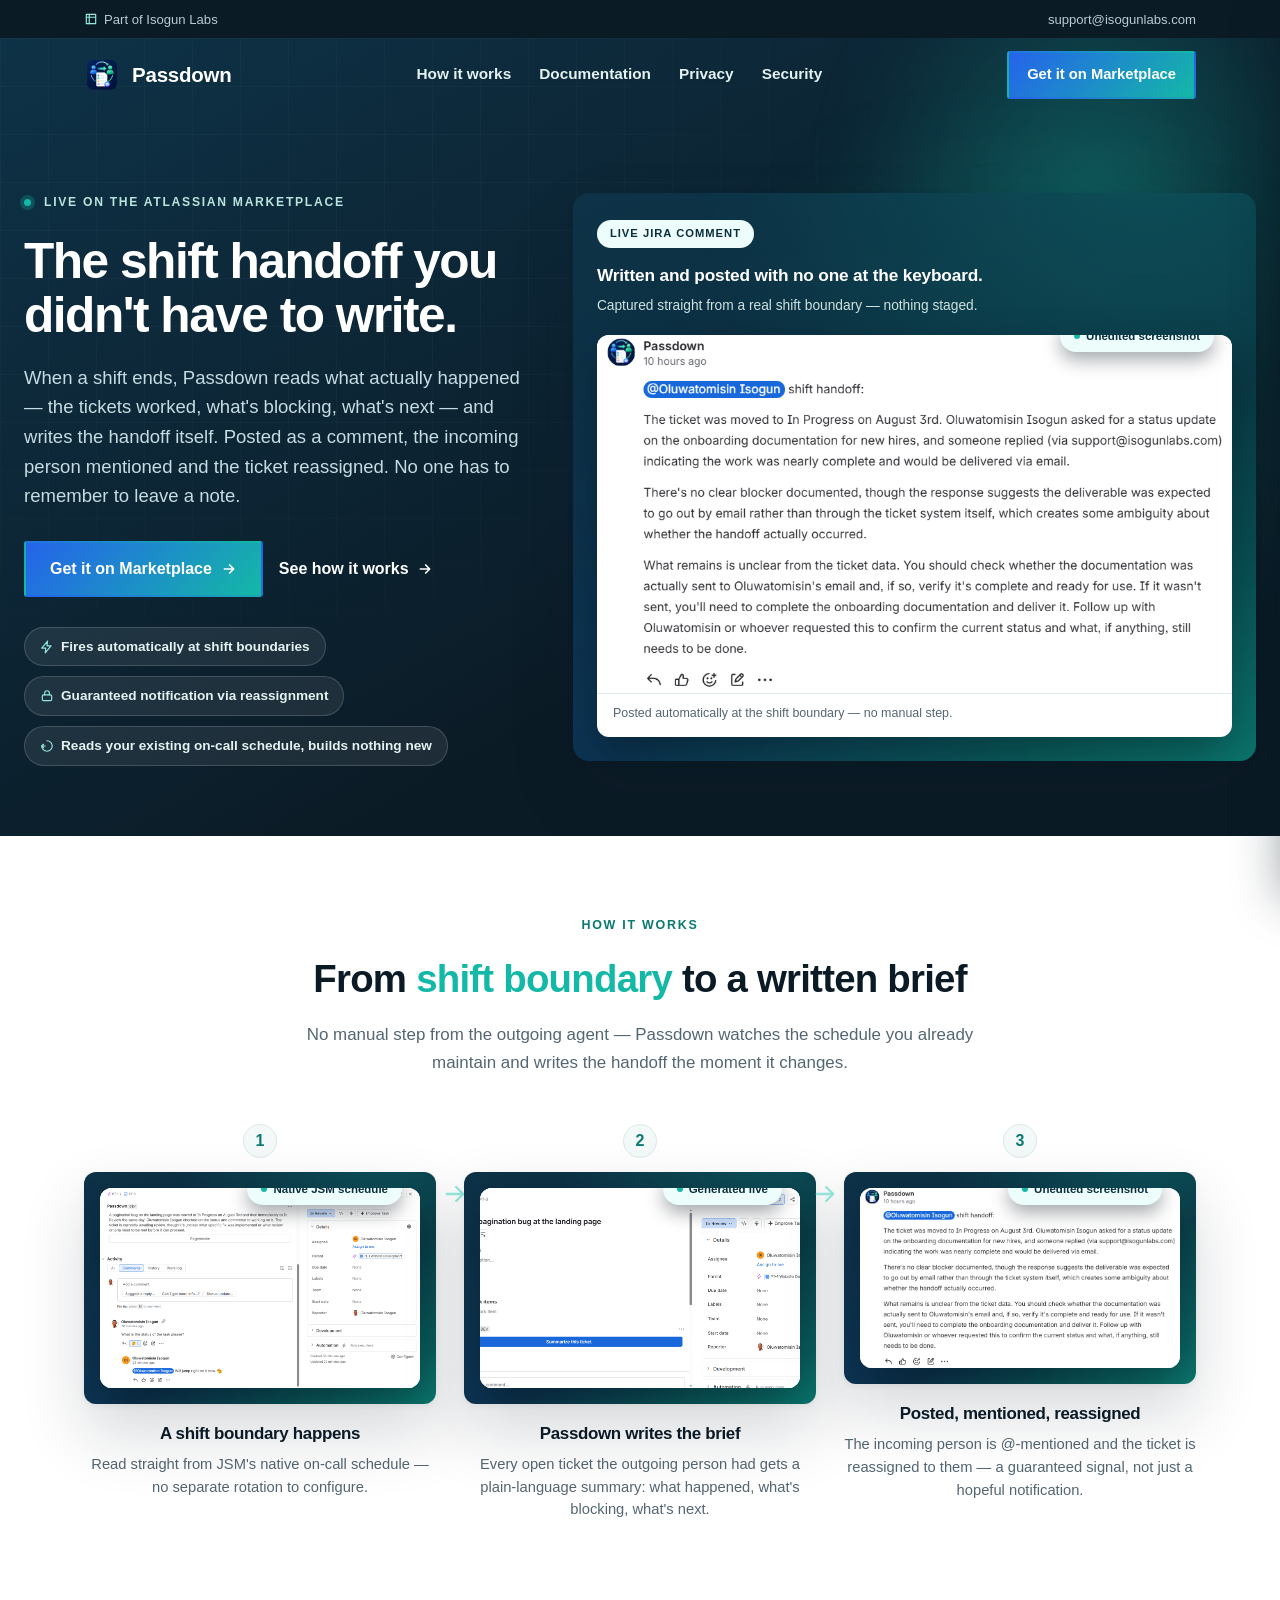
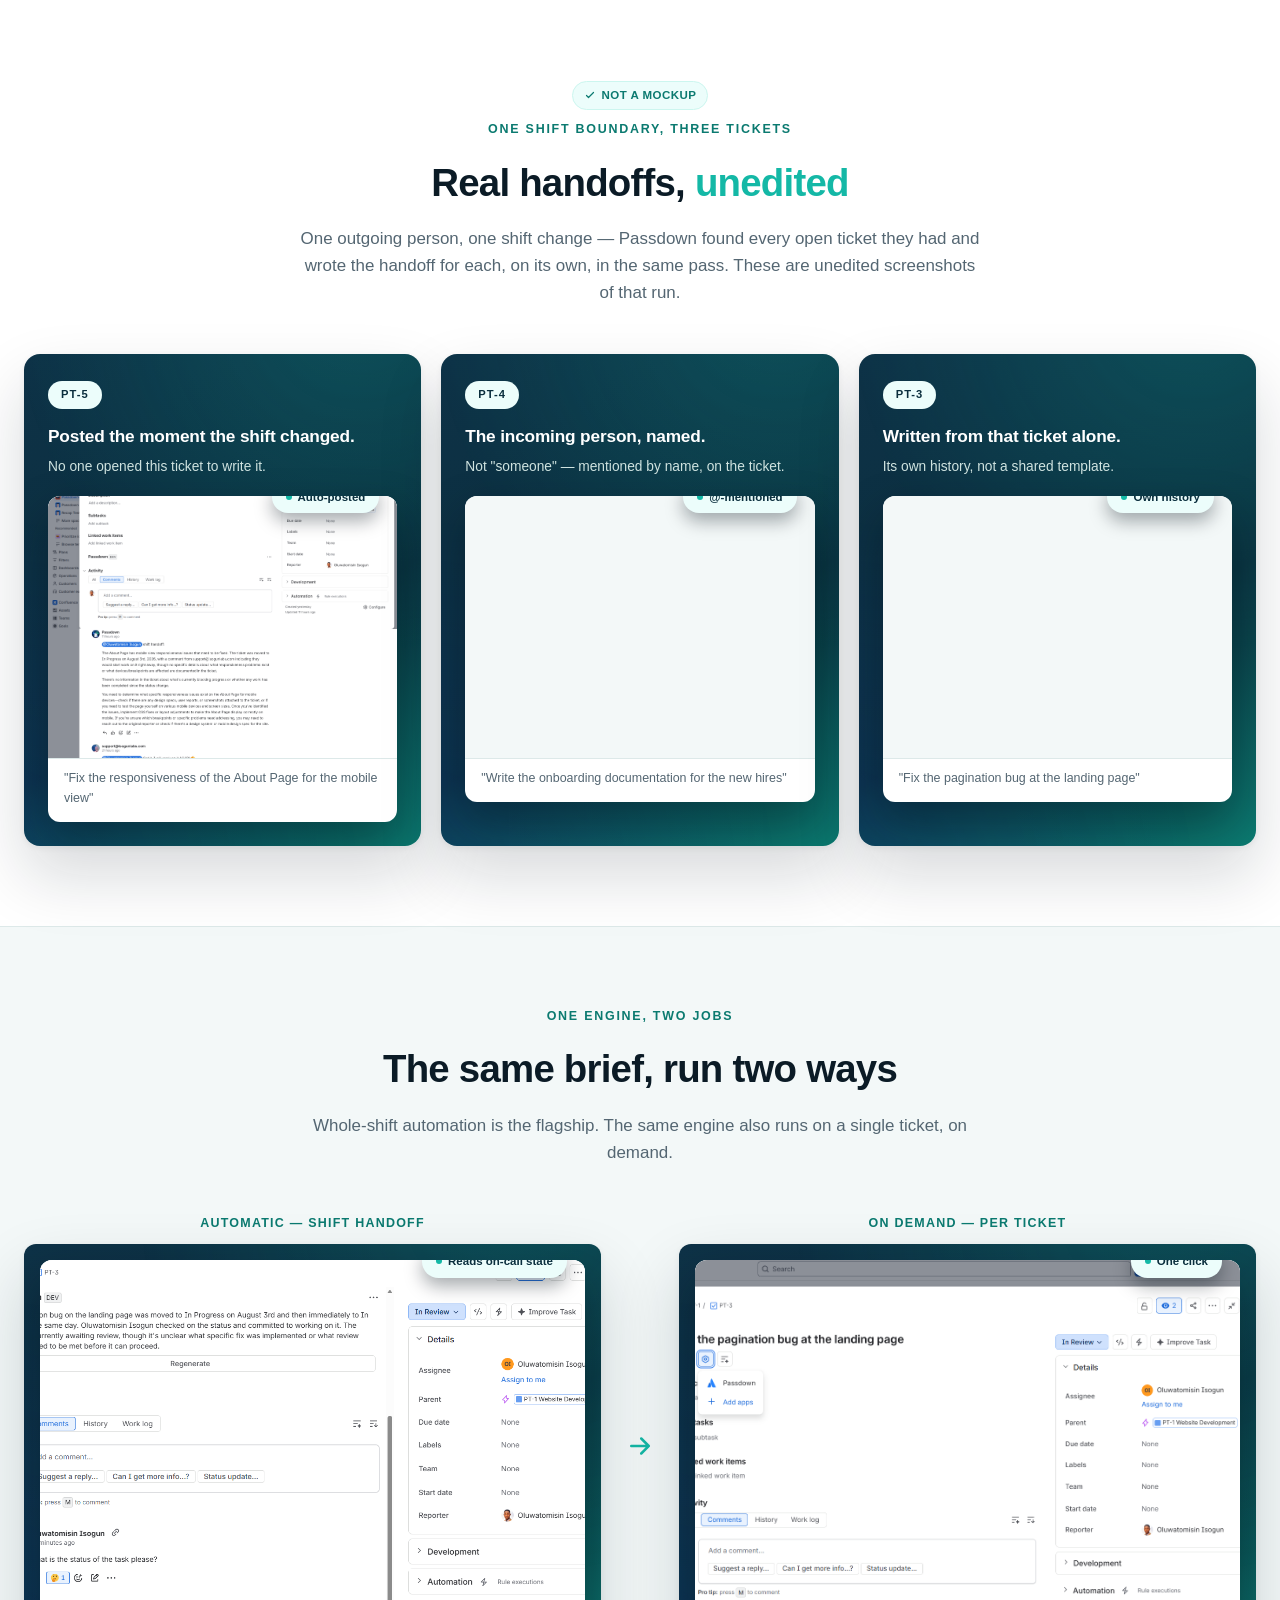
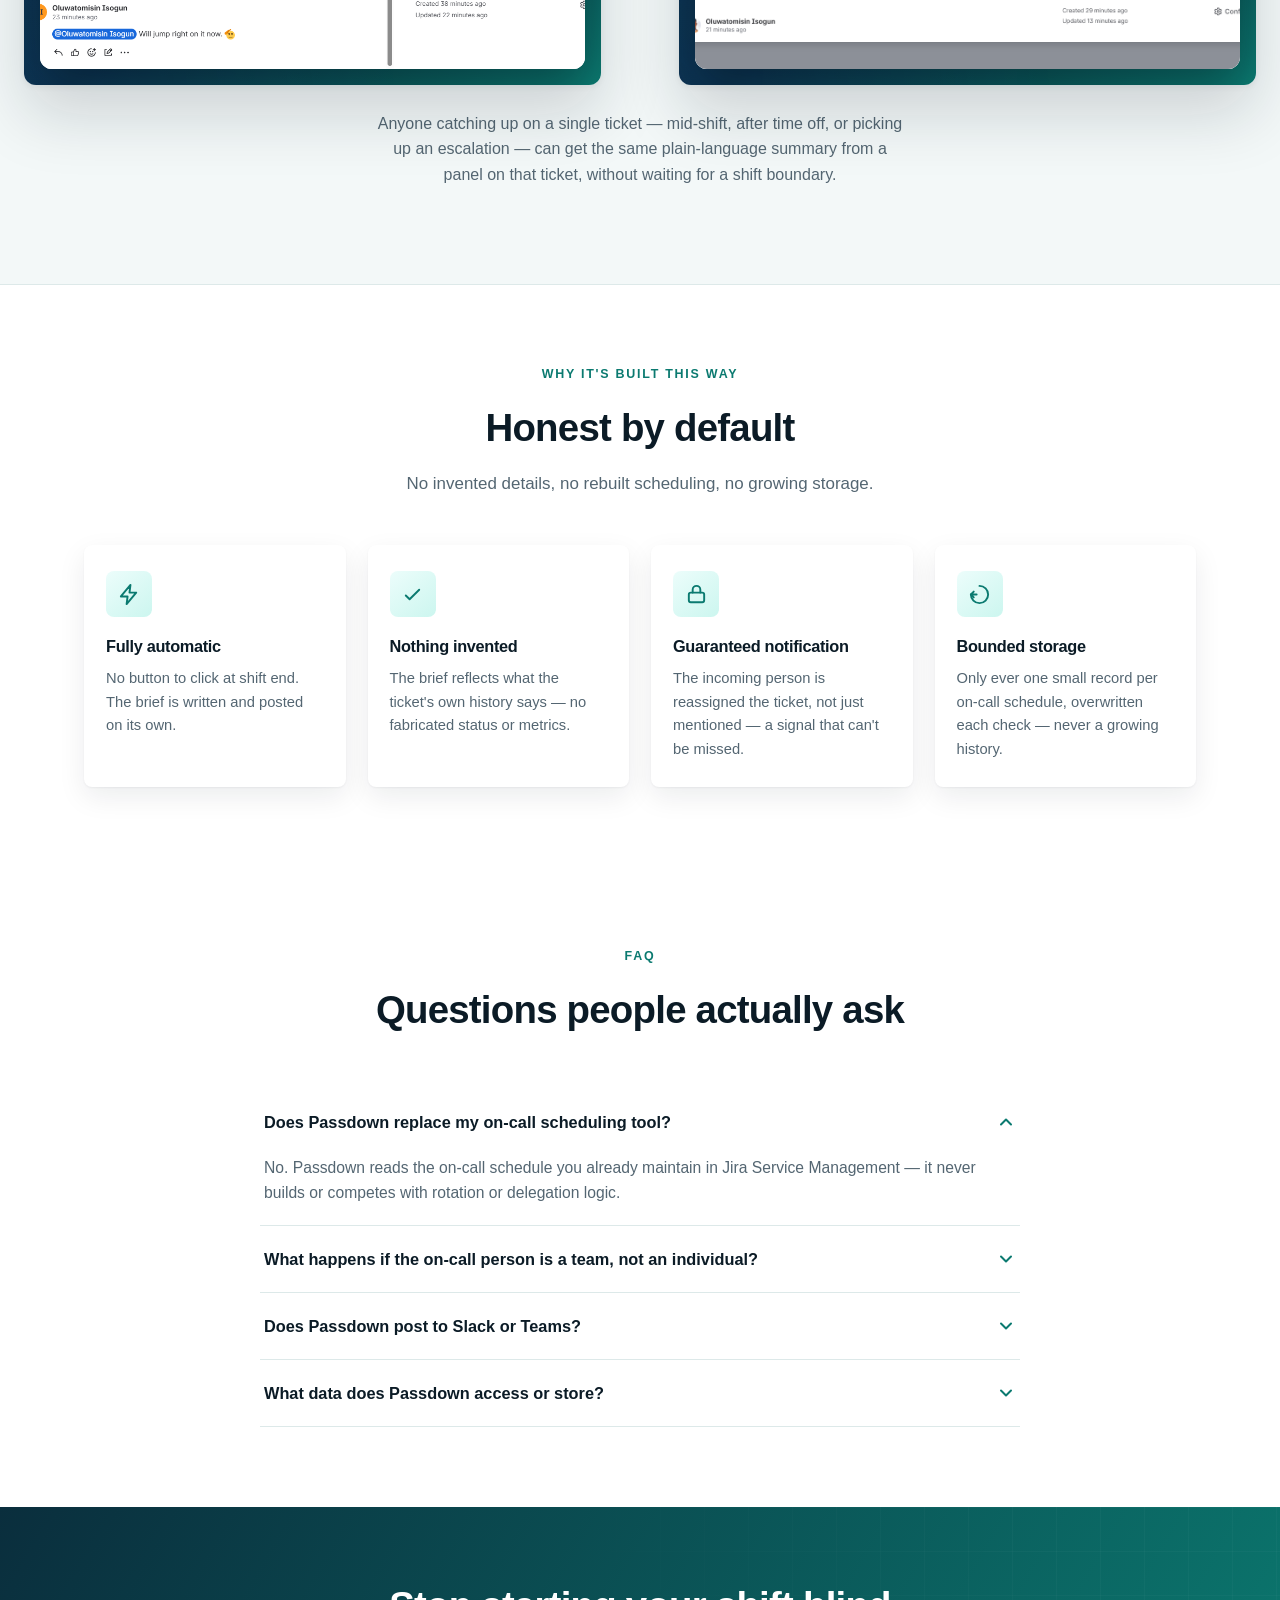
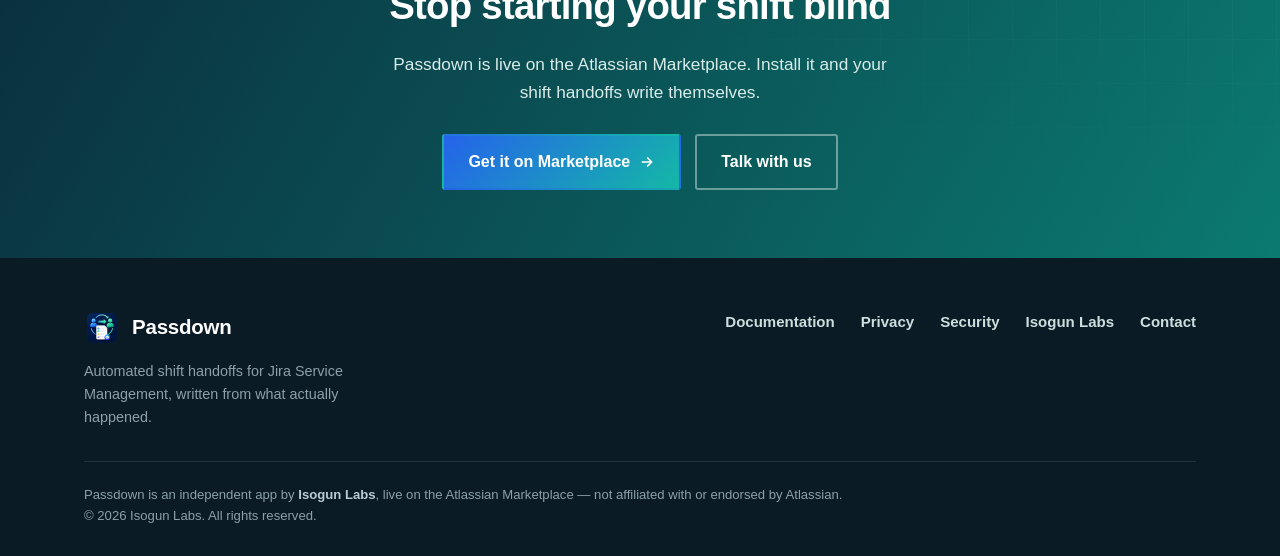
<file: index.html>
<!doctype html>
<html lang="en">
<head>
<meta charset="utf-8">
<meta name="viewport" content="width=device-width, initial-scale=1">
<meta name="color-scheme" content="light">
<meta name="author" content="Isogun Labs">
<meta name="theme-color" content="#0B1B26">
<title>Passdown — Automated Shift Handoffs for Jira Service Management</title>
<meta name="description" content="Passdown reads what happened during a shift and writes the handoff brief for you — posted, mentioned, and reassigned automatically the moment the on-call schedule changes.">
<link rel="canonical" href="https://passdown.isogunlabs.com/">

<meta property="og:type" content="website">
<meta property="og:title" content="Passdown — Automated Shift Handoffs for JSM">
<meta property="og:description" content="No one has to remember to write the handoff. Passdown reads what happened during a shift and posts the brief automatically.">
<meta property="og:url" content="https://passdown.isogunlabs.com/">
<meta property="og:image" content="https://passdown.isogunlabs.com/assets/img/passdown-logo-512.png">
<meta property="og:image:width" content="512">
<meta property="og:image:height" content="512">
<meta property="og:site_name" content="Passdown">
<meta name="twitter:card" content="summary_large_image">
<meta name="twitter:site" content="@isogunlabs">
<meta name="twitter:title" content="Passdown — Automated Shift Handoffs for JSM">
<meta name="twitter:description" content="No one has to remember to write the handoff. Passdown reads what happened during a shift and posts the brief automatically.">
<meta name="twitter:image" content="https://passdown.isogunlabs.com/assets/img/passdown-logo-512.png">

<link rel="icon" href="/assets/img/passdown-logo-144.png" sizes="144x144" type="image/png">
<link rel="icon" href="/assets/img/passdown-logo-96.png" sizes="96x96" type="image/png">
<link rel="apple-touch-icon" href="/assets/img/passdown-logo-144.png">

<script type="application/ld+json">
{
  "@context": "https://schema.org",
  "@graph": [
    {
      "@type": "Organization",
      "name": "Isogun Labs",
      "url": "https://isogunlabs.com/",
      "logo": "https://passdown.isogunlabs.com/assets/img/passdown-logo-144.png",
      "sameAs": [
        "https://www.linkedin.com/company/isogun-labs",
        "https://x.com/isogunlabs",
        "https://www.instagram.com/isogunlabs/",
        "https://www.youtube.com/@isogun_labs"
      ]
    },
    {
      "@type": "BreadcrumbList",
      "itemListElement": [
        { "@type": "ListItem", "position": 1, "name": "Passdown", "item": "https://passdown.isogunlabs.com/" }
      ]
    },
    {
      "@type": "SoftwareApplication",
      "name": "Passdown — Automated Shift Handoffs for JSM",
      "applicationCategory": "BusinessApplication",
      "operatingSystem": "Atlassian Jira Service Management Cloud",
      "url": "https://passdown.isogunlabs.com/",
      "installUrl": "https://marketplace.atlassian.com/apps/3571155481",
      "downloadUrl": "https://marketplace.atlassian.com/apps/3571155481",
      "image": "https://passdown.isogunlabs.com/assets/img/passdown-logo-512.png",
      "description": "Passdown reads what happened during a support shift and writes a plain-language handoff brief automatically at the shift boundary — posted as a comment, the incoming person mentioned and assigned. Also summarizes any single ticket on demand.",
      "publisher": { "@type": "Organization", "name": "Isogun Labs", "url": "https://isogunlabs.com/" }
    },
    {
      "@type": "FAQPage",
      "mainEntity": [
        {
          "@type": "Question", "name": "Does Passdown replace my on-call scheduling tool?",
          "acceptedAnswer": { "@type": "Answer", "text": "No. Passdown reads the on-call schedule you already maintain in Jira Service Management — it never builds or competes with rotation or delegation logic." }
        },
        {
          "@type": "Question", "name": "Does Passdown post to Slack or Teams?",
          "acceptedAnswer": { "@type": "Answer", "text": "Not yet. Slack and Teams push is planned as a future, explicitly opt-in admin setting — it is off by default and not part of the current release." }
        }
      ]
    }
  ]
}
</script>

<link rel="stylesheet" href="/assets/css/site.css?v=1">
</head>
<body>

<div class="util">
  <div class="wrap">
    <div class="u-left">
      <svg viewBox="0 0 24 24" fill="none" stroke="currentColor" stroke-width="2" stroke-linecap="round" stroke-linejoin="round" aria-hidden="true"><path d="M4 4h16v16H4z"/><path d="M4 9h16M9 4v16"/></svg>
      <a href="https://isogunlabs.com/">Part of Isogun Labs</a>
    </div>
    <div class="u-right"><a href="mailto:support@isogunlabs.com">support@isogunlabs.com</a></div>
  </div>
</div>

<nav class="nav">
  <div class="wrap">
    <a class="logo" href="/">
      <img src="/assets/img/passdown-logo-144.png" alt="" width="36" height="36">
      <b>Passdown</b>
    </a>
    <div class="nav-mid">
      <a href="#how">How it works</a>
      <a href="docs.html">Documentation</a>
      <a href="privacy.html">Privacy</a>
      <a href="security.html">Security</a>
    </div>
    <div class="nav-right">
      <a class="btn btn-teal btn-sm" href="https://marketplace.atlassian.com/apps/3571155481" target="_blank" rel="noopener">Get it on Marketplace</a>
      <button class="hamburger" aria-label="Open menu" aria-expanded="false" aria-controls="mobile-drawer">
        <span></span><span></span><span></span>
      </button>
    </div>
  </div>
</nav>

<div class="drawer-overlay"></div>
<aside class="drawer" id="mobile-drawer">
  <div class="d-head">
    <a class="logo" href="/">
      <img src="/assets/img/passdown-logo-144.png" alt="" width="32" height="32">
      <b>Passdown</b>
    </a>
    <button class="d-close" aria-label="Close menu">
      <svg viewBox="0 0 24 24" fill="none" stroke="currentColor" stroke-width="2.2" stroke-linecap="round" stroke-linejoin="round"><path d="M6 6l12 12M18 6 6 18"/></svg>
    </button>
  </div>
  <nav>
    <a class="d-link" href="#how">How it works</a>
    <a class="d-link" href="docs.html">Documentation</a>
    <a class="d-link" href="privacy.html">Privacy</a>
    <a class="d-link" href="security.html">Security</a>
  </nav>
  <a class="btn btn-teal" href="https://marketplace.atlassian.com/apps/3571155481" target="_blank" rel="noopener">Get it on Marketplace</a>
</aside>

<header class="hero">
  <div class="hero-facets" aria-hidden="true"></div>
  <div class="hero-glow" aria-hidden="true"></div>
  <div class="wrap">
    <div class="hero-copy">
      <span class="eyebrow"><span class="dot"></span> Live on the Atlassian Marketplace</span>
      <h1>The shift handoff you didn't have to write.</h1>
      <p class="lead">When a shift ends, Passdown reads what actually happened — the tickets worked, what's blocking, what's next — and writes the handoff itself. Posted as a comment, the incoming person mentioned and the ticket reassigned. No one has to remember to leave a note.</p>
      <div class="hero-actions">
        <a class="btn btn-teal" href="https://marketplace.atlassian.com/apps/3571155481" target="_blank" rel="noopener">Get it on Marketplace
          <svg aria-hidden="true" viewBox="0 0 24 24" fill="none" stroke="currentColor" stroke-width="2.5" stroke-linecap="round" stroke-linejoin="round"><path d="M5 12h14M13 6l6 6-6 6"/></svg>
        </a>
        <a class="btn-text" href="#how">See how it works
          <svg aria-hidden="true" viewBox="0 0 24 24" fill="none" stroke="currentColor" stroke-width="2.5" stroke-linecap="round" stroke-linejoin="round"><path d="M5 12h14M13 6l6 6-6 6"/></svg>
        </a>
      </div>
      <ul class="trust-chips">
        <li><svg viewBox="0 0 24 24" fill="none" stroke="currentColor" stroke-width="2" stroke-linecap="round" stroke-linejoin="round" aria-hidden="true"><path d="M13 2 3 14h7l-1 8 10-12h-7l1-8Z"/></svg> Fires automatically at shift boundaries</li>
        <li><svg viewBox="0 0 24 24" fill="none" stroke="currentColor" stroke-width="2" stroke-linecap="round" stroke-linejoin="round" aria-hidden="true"><rect x="4" y="10" width="16" height="10" rx="2"/><path d="M8 10V7a4 4 0 0 1 8 0v3"/></svg> Guaranteed notification via reassignment</li>
        <li><svg viewBox="0 0 24 24" fill="none" stroke="currentColor" stroke-width="2" stroke-linecap="round" stroke-linejoin="round" aria-hidden="true"><path d="M3 12a9 9 0 1 0 9-9"/><path d="M3 12h6M3 12l3-3M3 12l3 3"/></svg> Reads your existing on-call schedule, builds nothing new</li>
      </ul>
    </div>

    <div class="showcase-frame">
      <div class="promo-card">
        <span class="promo-eyebrow">Live Jira comment</span>
        <h3>Written and posted with no one at the keyboard.</h3>
        <p class="promo-sub">Captured straight from a real shift boundary — nothing staged.</p>
        <div class="promo-inner">
          <span class="promo-chip"><span class="dot2"></span> Unedited screenshot</span>
          <div class="frame" style="aspect-ratio:915/516;">
            <img src="/assets/img/shot-handoff-comment.png" width="915" height="516" alt="A real Passdown-authored comment on a Jira ticket: '@Oluwatomisin Isogun shift handoff:' followed by a plain-language summary of what happened during the shift." loading="eager" decoding="async">
          </div>
          <div class="promo-caption">Posted automatically at the shift boundary — no manual step.</div>
        </div>
      </div>
    </div>
  </div>
</header>

<section class="block reveal" id="how">
  <div class="wrap">
    <div class="section-head">
      <div class="kicker">How it works</div>
      <h2>From <span class="teal">shift boundary</span> to a written brief</h2>
      <p>No manual step from the outgoing agent — Passdown watches the schedule you already maintain and writes the handoff the moment it changes.</p>
    </div>
    <div class="flow">
      <div class="flow-step">
        <div class="num">1</div>
        <div class="promo-card promo-card--tight" style="margin-bottom:16px;">
          <div class="promo-inner">
            <span class="promo-chip"><span class="dot2"></span> Native JSM schedule</span>
            <div class="frame" style="aspect-ratio:1262/790;">
              <img src="/assets/img/shot-oncall-schedule.png" width="1262" height="790" alt="A real Jira Service Management on-call schedule, with routing rules, escalation policy, and a rotation timeline showing who is on call." loading="lazy" decoding="async" style="object-position:bottom;">
            </div>
          </div>
        </div>
        <h3>A shift boundary happens</h3>
        <p>Read straight from JSM's native on-call schedule — no separate rotation to configure.</p>
      </div>
      <div class="flow-arrow" style="left:calc(33.33% - 14px);" aria-hidden="true">
        <svg viewBox="0 0 24 24" fill="none" stroke="currentColor" stroke-width="2" stroke-linecap="round" stroke-linejoin="round"><path d="M5 12h14M13 6l6 6-6 6"/></svg>
      </div>
      <div class="flow-step">
        <div class="num">2</div>
        <div class="promo-card promo-card--tight" style="margin-bottom:16px;">
          <div class="promo-inner">
            <span class="promo-chip"><span class="dot2"></span> Generated live</span>
            <div class="frame" style="aspect-ratio:16/10;">
              <img src="/assets/img/shot-summarize-result.png" width="1559" height="793" alt="Passdown's on-demand summary panel on a real Jira ticket, showing a generated plain-language summary of the ticket's history." loading="lazy" decoding="async" style="object-position:top;">
            </div>
          </div>
        </div>
        <h3>Passdown writes the brief</h3>
        <p>Every open ticket the outgoing person had gets a plain-language summary: what happened, what's blocking, what's next.</p>
      </div>
      <div class="flow-arrow" style="left:calc(66.66% - 14px);" aria-hidden="true">
        <svg viewBox="0 0 24 24" fill="none" stroke="currentColor" stroke-width="2" stroke-linecap="round" stroke-linejoin="round"><path d="M5 12h14M13 6l6 6-6 6"/></svg>
      </div>
      <div class="flow-step">
        <div class="num">3</div>
        <div class="promo-card promo-card--tight" style="margin-bottom:16px;">
          <div class="promo-inner">
            <span class="promo-chip"><span class="dot2"></span> Unedited screenshot</span>
            <div class="frame" style="aspect-ratio:915/516;">
              <img src="/assets/img/shot-handoff-comment.png" width="915" height="516" alt="The same real Passdown comment: the incoming person mentioned by name in the handoff brief." loading="lazy" decoding="async">
            </div>
          </div>
        </div>
        <h3>Posted, mentioned, reassigned</h3>
        <p>The incoming person is @-mentioned and the ticket is reassigned to them — a guaranteed signal, not just a hopeful notification.</p>
      </div>
    </div>
  </div>
</section>

<section class="block reveal">
  <div class="wrap wrap-wide">
    <div class="section-head">
      <span class="real-badge"><svg viewBox="0 0 24 24" fill="none" stroke="currentColor" stroke-width="2.4" stroke-linecap="round" stroke-linejoin="round"><path d="m5 13 4 4L19 7"/></svg> Not a mockup</span>
      <div class="kicker">One shift boundary, three tickets</div>
      <h2>Real handoffs, <span class="teal">unedited</span></h2>
      <p>One outgoing person, one shift change — Passdown found every open ticket they had and wrote the handoff for each, on its own, in the same pass. These are unedited screenshots of that run.</p>
    </div>
    <div class="collage">
      <div class="promo-card">
        <span class="promo-eyebrow">PT-5</span>
        <h3>Posted the moment the shift changed.</h3>
        <p class="promo-sub">No one opened this ticket to write it.</p>
        <div class="promo-inner">
          <span class="promo-chip"><span class="dot2"></span> Auto-posted</span>
          <div class="frame" style="aspect-ratio:4/3;">
            <img src="/assets/img/shot-handoff-ticket-1.png" width="1775" height="1900" alt="Real Passdown comment on ticket PT-5, 'Fix the responsiveness of the About Page for the mobile view', posted automatically at a shift boundary." loading="lazy" decoding="async" style="object-position:center 58%;">
          </div>
          <div class="promo-caption">"Fix the responsiveness of the About Page for the mobile view"</div>
        </div>
      </div>
      <div class="promo-card">
        <span class="promo-eyebrow">PT-4</span>
        <h3>The incoming person, named.</h3>
        <p class="promo-sub">Not "someone" — mentioned by name, on the ticket.</p>
        <div class="promo-inner">
          <span class="promo-chip"><span class="dot2"></span> @-mentioned</span>
          <div class="frame" style="aspect-ratio:4/3;">
            <img src="/assets/img/shot-handoff-ticket-2.png" width="1777" height="2102" alt="Real Passdown comment on ticket PT-4, 'Write the onboarding documentation for the new hires', with the incoming person mentioned by name." loading="lazy" decoding="async" style="object-position:center 55%;">
          </div>
          <div class="promo-caption">"Write the onboarding documentation for the new hires"</div>
        </div>
      </div>
      <div class="promo-card">
        <span class="promo-eyebrow">PT-3</span>
        <h3>Written from that ticket alone.</h3>
        <p class="promo-sub">Its own history, not a shared template.</p>
        <div class="promo-inner">
          <span class="promo-chip"><span class="dot2"></span> Own history</span>
          <div class="frame" style="aspect-ratio:4/3;">
            <img src="/assets/img/shot-handoff-ticket-3.png" width="1754" height="2162" alt="Real Passdown comment on ticket PT-3, 'Fix the pagination bug at the landing page', a generated brief specific to that ticket's own history." loading="lazy" decoding="async" style="object-position:center 55%;">
          </div>
          <div class="promo-caption">"Fix the pagination bug at the landing page"</div>
        </div>
      </div>
    </div>
  </div>
</section>

<section class="block reveal" style="background:var(--panel); border-top:1px solid var(--line); border-bottom:1px solid var(--line);">
  <div class="wrap wrap-wide">
    <div class="section-head">
      <div class="kicker">One engine, two jobs</div>
      <h2>The same brief, run two ways</h2>
      <p>Whole-shift automation is the flagship. The same engine also runs on a single ticket, on demand.</p>
    </div>
    <div class="split">
      <div>
        <div class="split-label">Automatic — shift handoff</div>
        <div class="promo-card promo-card--tight">
          <div class="promo-inner">
            <span class="promo-chip"><span class="dot2"></span> Reads on-call state</span>
            <div class="frame" style="aspect-ratio:4/3;">
              <img src="/assets/img/shot-oncall-schedule.png" width="1262" height="790" alt="The real on-call schedule Passdown reads to detect a shift boundary." loading="lazy" decoding="async" style="object-position:bottom;">
            </div>
          </div>
        </div>
      </div>
      <div class="split-arrow" aria-hidden="true">
        <svg viewBox="0 0 24 24" fill="none" stroke="currentColor" stroke-width="2" stroke-linecap="round" stroke-linejoin="round"><path d="M5 12h14M13 6l6 6-6 6"/></svg>
      </div>
      <div>
        <div class="split-label">On demand — per ticket</div>
        <div class="promo-card promo-card--tight">
          <div class="promo-inner">
            <span class="promo-chip"><span class="dot2"></span> One click</span>
            <div class="frame" style="aspect-ratio:4/3;">
              <img src="/assets/img/shot-summarize-button.png" width="1911" height="940" alt="The on-demand 'Summarize this ticket' button in Passdown's panel on a real Jira ticket." loading="lazy" decoding="async" style="object-position:center 42%;">
            </div>
          </div>
        </div>
      </div>
    </div>
    <p style="text-align:center; color:var(--body); margin-top:26px; max-width:60ch; margin-left:auto; margin-right:auto;">
      Anyone catching up on a single ticket — mid-shift, after time off, or picking up an escalation — can get the same plain-language summary from a panel on that ticket, without waiting for a shift boundary.
    </p>
  </div>
</section>

<section class="block reveal">
  <div class="wrap">
    <div class="section-head">
      <div class="kicker">Why it's built this way</div>
      <h2>Honest by default</h2>
      <p>No invented details, no rebuilt scheduling, no growing storage.</p>
    </div>
    <div class="principles">
      <div class="principle">
        <div class="ic" aria-hidden="true"><svg viewBox="0 0 24 24" fill="none" stroke="currentColor" stroke-width="2" stroke-linecap="round" stroke-linejoin="round"><path d="M13 2 3 14h7l-1 8 10-12h-7l1-8Z"/></svg></div>
        <h3>Fully automatic</h3>
        <p>No button to click at shift end. The brief is written and posted on its own.</p>
      </div>
      <div class="principle">
        <div class="ic" aria-hidden="true"><svg viewBox="0 0 24 24" fill="none" stroke="currentColor" stroke-width="2" stroke-linecap="round" stroke-linejoin="round"><path d="m5 13 4 4L19 7"/></svg></div>
        <h3>Nothing invented</h3>
        <p>The brief reflects what the ticket's own history says — no fabricated status or metrics.</p>
      </div>
      <div class="principle">
        <div class="ic" aria-hidden="true"><svg viewBox="0 0 24 24" fill="none" stroke="currentColor" stroke-width="2" stroke-linecap="round" stroke-linejoin="round"><rect x="4" y="10" width="16" height="10" rx="2"/><path d="M8 10V7a4 4 0 0 1 8 0v3"/></svg></div>
        <h3>Guaranteed notification</h3>
        <p>The incoming person is reassigned the ticket, not just mentioned — a signal that can't be missed.</p>
      </div>
      <div class="principle">
        <div class="ic" aria-hidden="true"><svg viewBox="0 0 24 24" fill="none" stroke="currentColor" stroke-width="2" stroke-linecap="round" stroke-linejoin="round"><path d="M3 12a9 9 0 1 0 9-9"/><path d="M3 12h6M3 12l3-3M3 12l3 3"/></svg></div>
        <h3>Bounded storage</h3>
        <p>Only ever one small record per on-call schedule, overwritten each check — never a growing history.</p>
      </div>
    </div>
  </div>
</section>

<section class="block reveal">
  <div class="wrap">
    <div class="section-head">
      <div class="kicker">FAQ</div>
      <h2>Questions people actually ask</h2>
    </div>
    <div class="faq-list">
      <details class="faq-item" open>
        <summary>Does Passdown replace my on-call scheduling tool?
          <svg class="chev" viewBox="0 0 24 24" fill="none" stroke="currentColor" stroke-width="2.4" stroke-linecap="round" stroke-linejoin="round" aria-hidden="true"><path d="m6 9 6 6 6-6"/></svg>
        </summary>
        <p>No. Passdown reads the on-call schedule you already maintain in Jira Service Management — it never builds or competes with rotation or delegation logic.</p>
      </details>
      <details class="faq-item">
        <summary>What happens if the on-call person is a team, not an individual?
          <svg class="chev" viewBox="0 0 24 24" fill="none" stroke="currentColor" stroke-width="2.4" stroke-linecap="round" stroke-linejoin="round" aria-hidden="true"><path d="m6 9 6 6 6-6"/></svg>
        </summary>
        <p>That schedule is skipped for automatic handoffs — there's no single incoming person to assign or mention. This is a known, current limitation, not a silent failure; it's visible in the app's logs.</p>
      </details>
      <details class="faq-item">
        <summary>Does Passdown post to Slack or Teams?
          <svg class="chev" viewBox="0 0 24 24" fill="none" stroke="currentColor" stroke-width="2.4" stroke-linecap="round" stroke-linejoin="round" aria-hidden="true"><path d="m6 9 6 6 6-6"/></svg>
        </summary>
        <p>Not yet. Slack and Teams push is planned as a future, explicitly opt-in admin setting — off by default and not part of the current build. See <a href="docs.html#roadmap">Documentation</a>.</p>
      </details>
      <details class="faq-item">
        <summary>What data does Passdown access or store?
          <svg class="chev" viewBox="0 0 24 24" fill="none" stroke="currentColor" stroke-width="2.4" stroke-linecap="round" stroke-linejoin="round" aria-hidden="true"><path d="m6 9 6 6 6-6"/></svg>
        </summary>
        <p>Ticket content needed to write a summary, and one small record per on-call schedule (who's currently on-call) so it can detect the next change. See the <a href="privacy.html">privacy policy</a> for detail.</p>
      </details>
    </div>
  </div>
</section>

<section class="cta reveal">
  <div class="cta-facets" aria-hidden="true"></div>
  <div class="wrap">
    <h2>Stop starting your shift blind</h2>
    <p>Passdown is live on the Atlassian Marketplace. Install it and your shift handoffs write themselves.</p>
    <div class="cta-actions">
      <a class="btn btn-teal" href="https://marketplace.atlassian.com/apps/3571155481" target="_blank" rel="noopener">Get it on Marketplace
        <svg aria-hidden="true" viewBox="0 0 24 24" fill="none" stroke="currentColor" stroke-width="2.5" stroke-linecap="round" stroke-linejoin="round"><path d="M5 12h14M13 6l6 6-6 6"/></svg>
      </a>
      <a class="btn btn-ghost-light" href="mailto:support@isogunlabs.com">Talk with us</a>
    </div>
  </div>
</section>

<footer>
  <div class="wrap">
    <div class="foot-top">
      <div class="foot-brand">
        <a class="logo" href="/">
          <img src="/assets/img/passdown-logo-144.png" alt="" width="32" height="32">
          <b>Passdown</b>
        </a>
        <p>Automated shift handoffs for Jira Service Management, written from what actually happened.</p>
      </div>
      <div class="foot-links">
        <a href="docs.html">Documentation</a>
        <a href="privacy.html">Privacy</a>
        <a href="security.html">Security</a>
        <a href="https://isogunlabs.com/">Isogun Labs</a>
        <a href="mailto:support@isogunlabs.com">Contact</a>
      </div>
    </div>
    <div class="foot-bottom">
      Passdown is an independent app by <a href="https://isogunlabs.com/">Isogun Labs</a>, live on the Atlassian Marketplace — not affiliated with or endorsed by Atlassian.<br>
      © 2026 Isogun Labs. All rights reserved.
    </div>
  </div>
</footer>

<script src="/assets/js/site.js?v=1" defer></script>
</body>
</html>
</file>
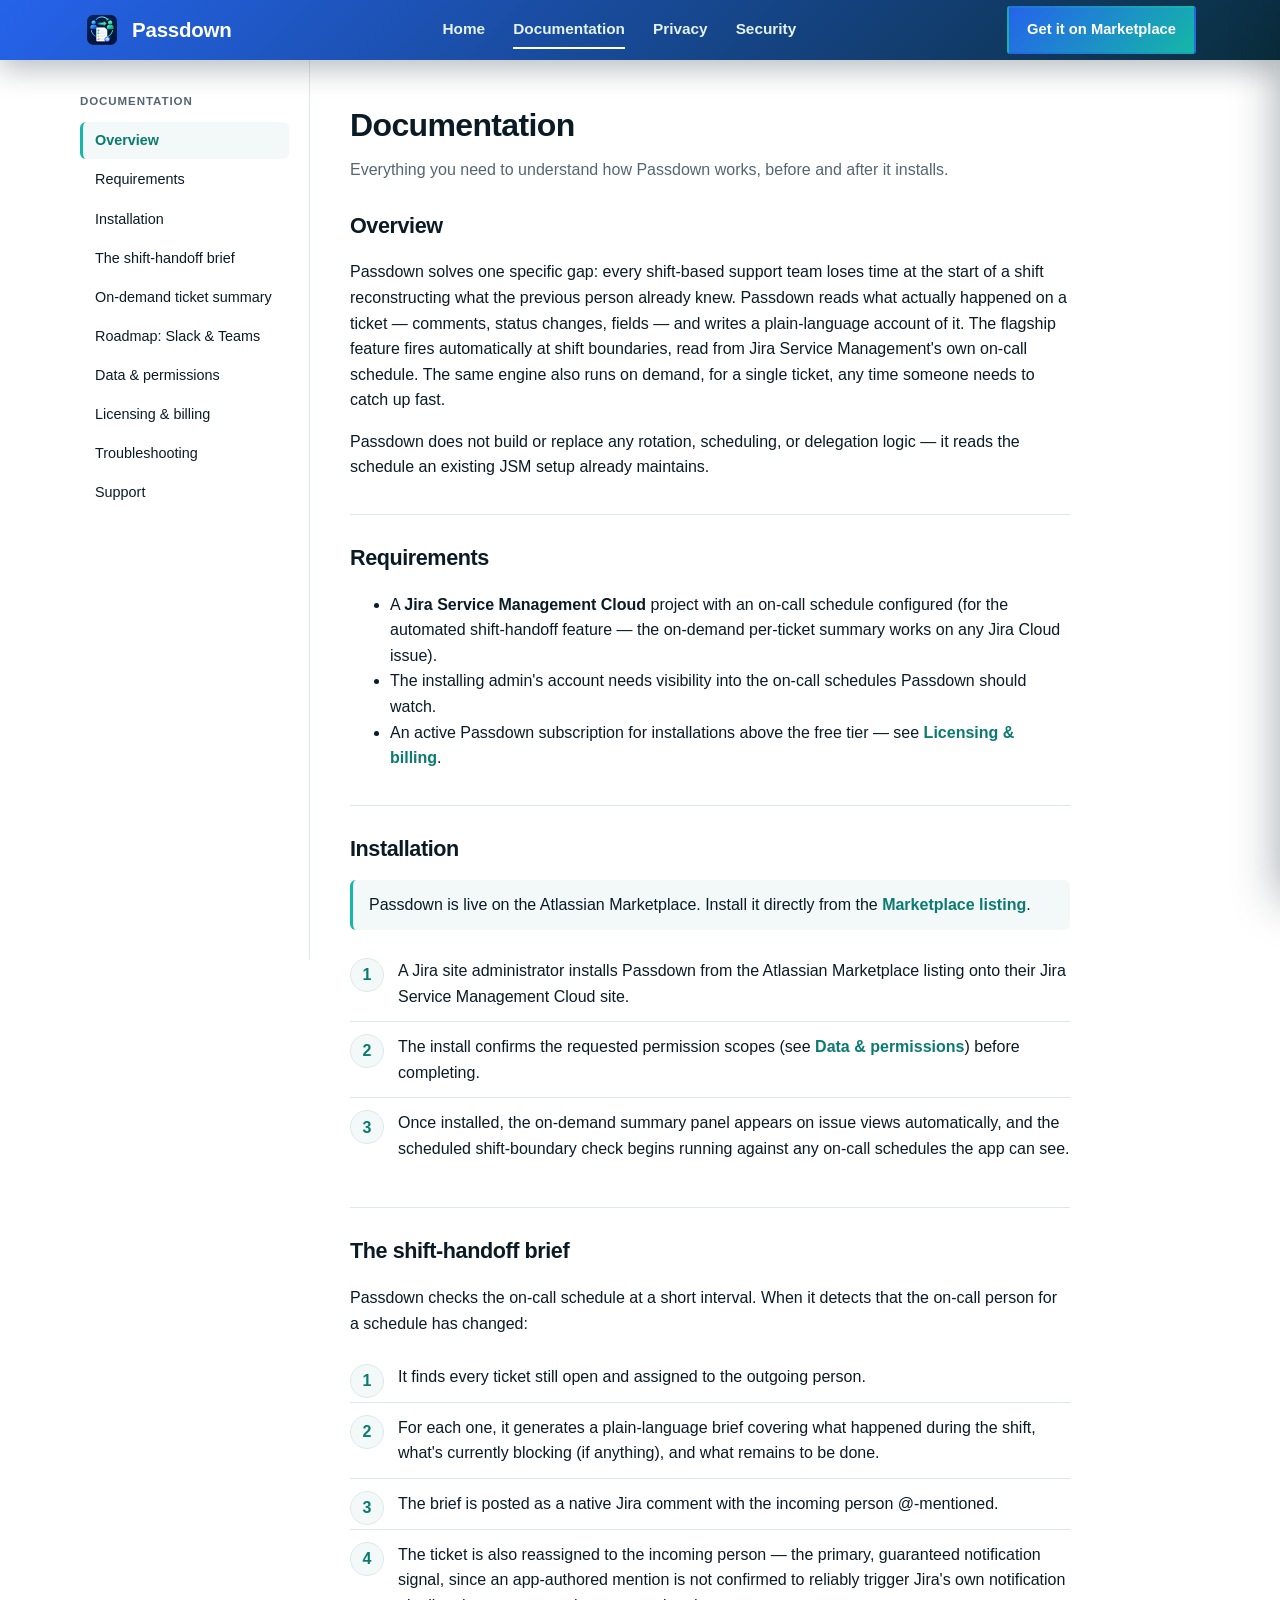
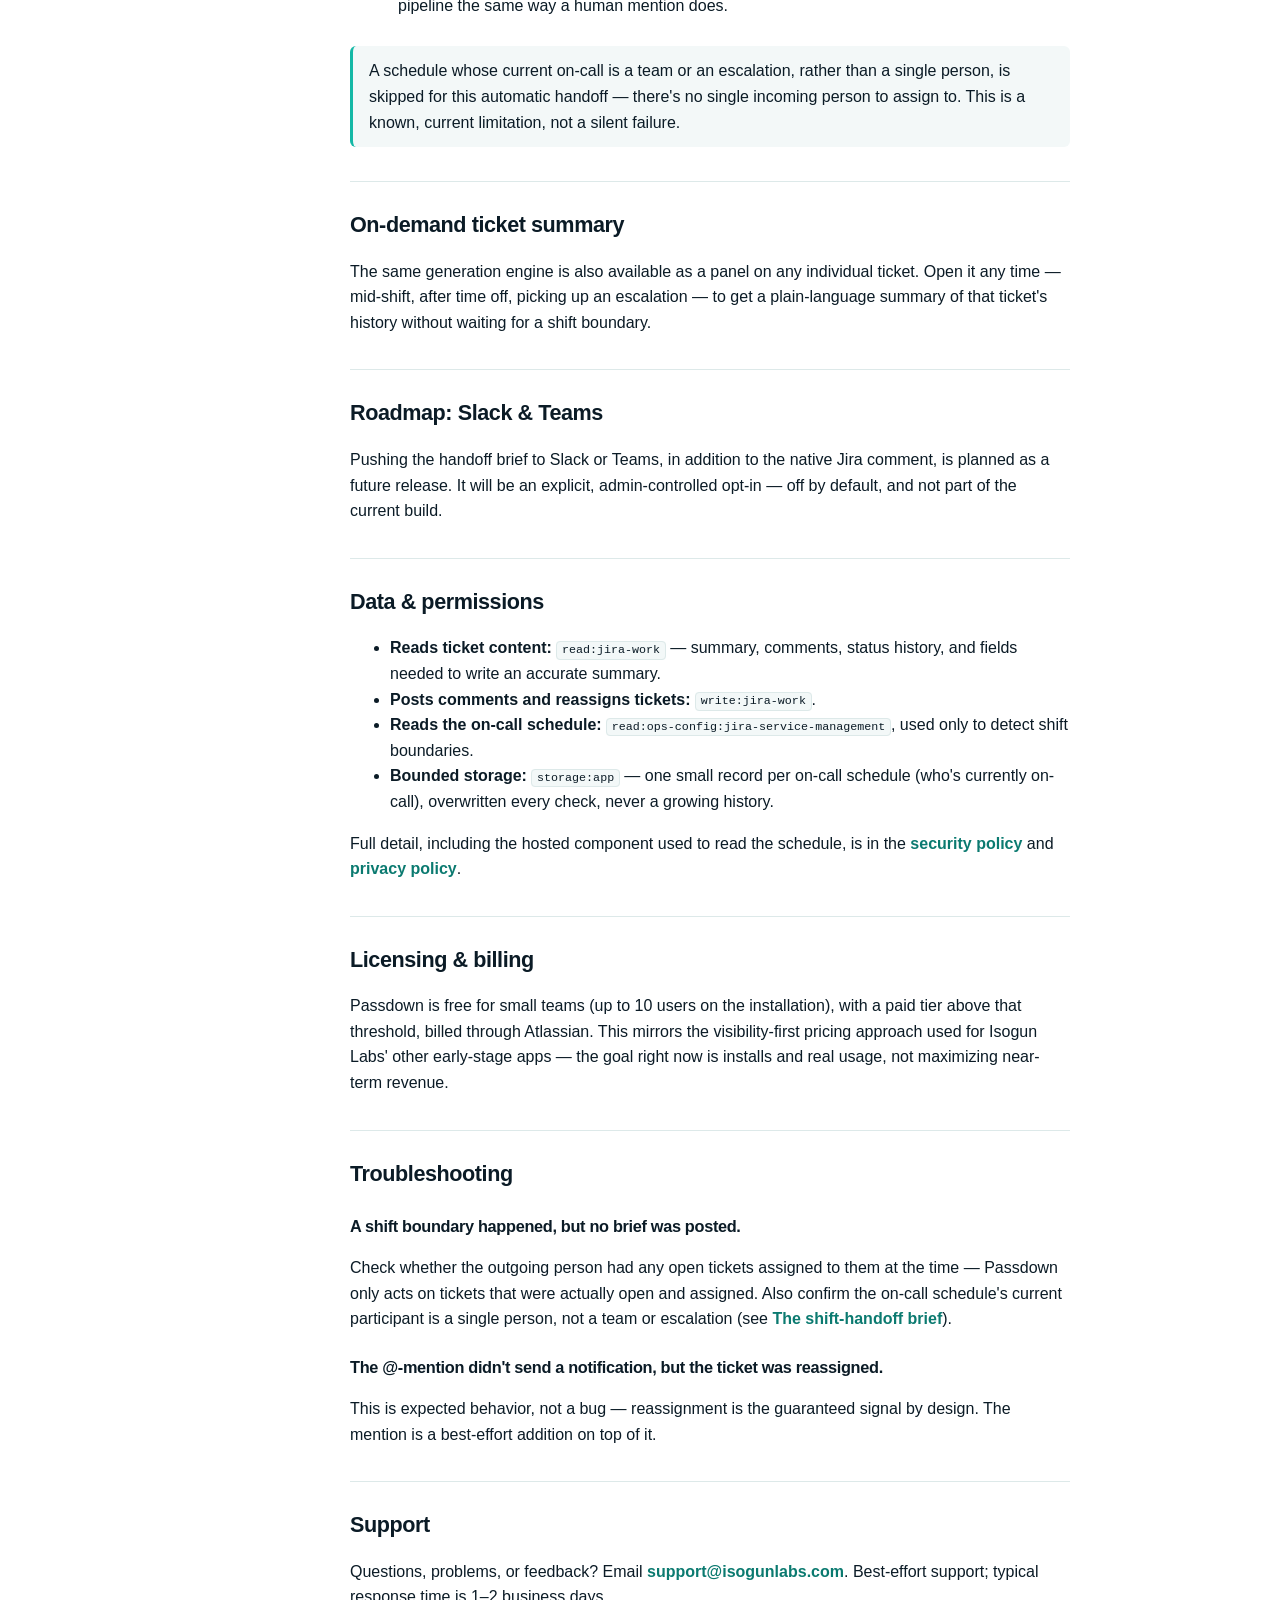
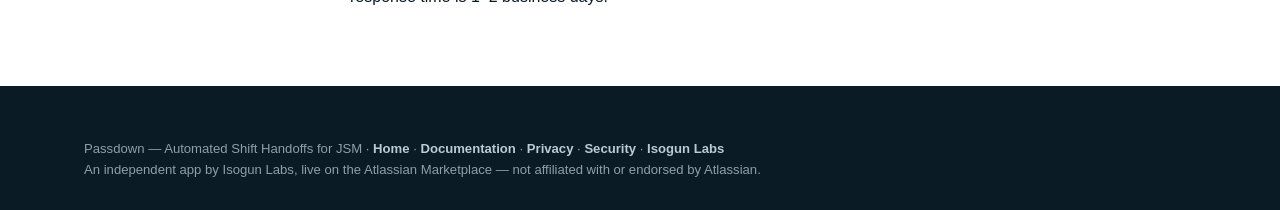
<file: docs.html>
<!doctype html>
<html lang="en">
<head>
<meta charset="utf-8">
<meta name="viewport" content="width=device-width, initial-scale=1">
<meta name="color-scheme" content="light">
<meta name="author" content="Isogun Labs">
<meta name="theme-color" content="#0B1B26">
<title>Passdown — Documentation</title>
<meta name="description" content="Documentation for Passdown, the JSM app that writes and posts automated shift-handoff briefs, plus on-demand per-ticket summaries.">
<link rel="canonical" href="https://passdown.isogunlabs.com/docs.html">

<meta property="og:type" content="website">
<meta property="og:title" content="Passdown — Documentation">
<meta property="og:description" content="How the automated shift-handoff brief works, how the on-demand summary works, and what's still coming.">
<meta property="og:url" content="https://passdown.isogunlabs.com/docs.html">
<meta property="og:image" content="https://passdown.isogunlabs.com/assets/img/passdown-logo-512.png">
<meta property="og:image:width" content="512">
<meta property="og:image:height" content="512">
<meta property="og:site_name" content="Passdown">
<meta name="twitter:card" content="summary">
<meta name="twitter:site" content="@isogunlabs">
<meta name="twitter:title" content="Passdown — Documentation">
<meta name="twitter:description" content="How the automated shift-handoff brief works, how the on-demand summary works, and what's still coming.">
<meta name="twitter:image" content="https://passdown.isogunlabs.com/assets/img/passdown-logo-512.png">

<link rel="icon" href="/assets/img/passdown-logo-144.png" sizes="144x144" type="image/png">
<link rel="icon" href="/assets/img/passdown-logo-96.png" sizes="96x96" type="image/png">
<link rel="apple-touch-icon" href="/assets/img/passdown-logo-144.png">
<script type="application/ld+json">
{
  "@context": "https://schema.org",
  "@type": "BreadcrumbList",
  "itemListElement": [
    { "@type": "ListItem", "position": 1, "name": "Passdown", "item": "https://passdown.isogunlabs.com/" },
    { "@type": "ListItem", "position": 2, "name": "Documentation", "item": "https://passdown.isogunlabs.com/docs.html" }
  ]
}
</script>

<link rel="stylesheet" href="/assets/css/site.css?v=1">
</head>
<body>

<nav class="nav nav-solid">
  <div class="wrap">
    <a class="logo" href="/">
      <img src="/assets/img/passdown-logo-144.png" alt="" width="36" height="36">
      <b>Passdown</b>
    </a>
    <div class="nav-mid">
      <a href="index.html">Home</a>
      <a href="docs.html" class="active">Documentation</a>
      <a href="privacy.html">Privacy</a>
      <a href="security.html">Security</a>
    </div>
    <div class="nav-right">
      <a class="btn btn-teal btn-sm" href="https://marketplace.atlassian.com/apps/3571155481" target="_blank" rel="noopener">Get it on Marketplace</a>
      <button class="hamburger" aria-label="Open menu" aria-expanded="false" aria-controls="mobile-drawer">
        <span></span><span></span><span></span>
      </button>
    </div>
  </div>
</nav>

<div class="drawer-overlay"></div>
<aside class="drawer" id="mobile-drawer">
  <div class="d-head">
    <a class="logo" href="/">
      <img src="/assets/img/passdown-logo-144.png" alt="" width="32" height="32">
      <b>Passdown</b>
    </a>
    <button class="d-close" aria-label="Close menu">
      <svg viewBox="0 0 24 24" fill="none" stroke="currentColor" stroke-width="2.2" stroke-linecap="round" stroke-linejoin="round"><path d="M6 6l12 12M18 6 6 18"/></svg>
    </button>
  </div>
  <nav>
    <a class="d-link" href="index.html">Home</a>
    <a class="d-link" href="docs.html">Documentation</a>
    <a class="d-link" href="privacy.html">Privacy</a>
    <a class="d-link" href="security.html">Security</a>
  </nav>
  <a class="btn btn-teal" href="https://marketplace.atlassian.com/apps/3571155481" target="_blank" rel="noopener">Get it on Marketplace</a>
</aside>

<div class="docs-layout">

  <aside class="docs-side">
    <p class="side-title">Documentation</p>
    <nav id="sidenav">
      <a href="#overview">Overview</a>
      <a href="#requirements">Requirements</a>
      <a href="#install">Installation</a>
      <a href="#handoff">The shift-handoff brief</a>
      <a href="#ticket">On-demand ticket summary</a>
      <a href="#roadmap">Roadmap: Slack &amp; Teams</a>
      <a href="#data">Data &amp; permissions</a>
      <a href="#licensing">Licensing &amp; billing</a>
      <a href="#troubleshooting">Troubleshooting</a>
      <a href="#support">Support</a>
    </nav>
  </aside>

  <main class="docs-main">
    <h1 class="page-title">Documentation</h1>
    <p class="lede">Everything you need to understand how Passdown works, before and after it installs.</p>

    <section id="overview">
      <h2 class="sec">Overview</h2>
      <p>
        Passdown solves one specific gap: every shift-based support team loses time at the start
        of a shift reconstructing what the previous person already knew. Passdown reads what
        actually happened on a ticket — comments, status changes, fields — and writes a
        plain-language account of it. The flagship feature fires automatically at shift
        boundaries, read from Jira Service Management's own on-call schedule. The same engine
        also runs on demand, for a single ticket, any time someone needs to catch up fast.
      </p>
      <p>
        Passdown does not build or replace any rotation, scheduling, or delegation logic — it
        reads the schedule an existing JSM setup already maintains.
      </p>
    </section>

    <section id="requirements">
      <h2 class="sec">Requirements</h2>
      <ul>
        <li>A <strong>Jira Service Management Cloud</strong> project with an on-call schedule configured (for the automated shift-handoff feature — the on-demand per-ticket summary works on any Jira Cloud issue).</li>
        <li>The installing admin's account needs visibility into the on-call schedules Passdown should watch.</li>
        <li>An active Passdown subscription for installations above the free tier — see <a class="inline" href="#licensing">Licensing &amp; billing</a>.</li>
      </ul>
    </section>

    <section id="install">
      <h2 class="sec">Installation</h2>
      <div class="note">
        Passdown is live on the Atlassian Marketplace. Install it directly from the
        <a class="inline" href="https://marketplace.atlassian.com/apps/3571155481" target="_blank" rel="noopener">Marketplace listing</a>.
      </div>
      <ol class="steps">
        <li>A Jira site administrator installs Passdown from the Atlassian Marketplace listing onto their Jira Service Management Cloud site.</li>
        <li>The install confirms the requested permission scopes (see <a class="inline" href="#data">Data &amp; permissions</a>) before completing.</li>
        <li>Once installed, the on-demand summary panel appears on issue views automatically, and the scheduled shift-boundary check begins running against any on-call schedules the app can see.</li>
      </ol>
    </section>

    <section id="handoff">
      <h2 class="sec">The shift-handoff brief</h2>
      <p>Passdown checks the on-call schedule at a short interval. When it detects that the on-call person for a schedule has changed:</p>
      <ol class="steps">
        <li>It finds every ticket still open and assigned to the outgoing person.</li>
        <li>For each one, it generates a plain-language brief covering what happened during the shift, what's currently blocking (if anything), and what remains to be done.</li>
        <li>The brief is posted as a native Jira comment with the incoming person @-mentioned.</li>
        <li>The ticket is also reassigned to the incoming person — the primary, guaranteed notification signal, since an app-authored mention is not confirmed to reliably trigger Jira's own notification pipeline the same way a human mention does.</li>
      </ol>
      <div class="note">
        A schedule whose current on-call is a team or an escalation, rather than a single person,
        is skipped for this automatic handoff — there's no single incoming person to assign to.
        This is a known, current limitation, not a silent failure.
      </div>
    </section>

    <section id="ticket">
      <h2 class="sec">On-demand ticket summary</h2>
      <p>
        The same generation engine is also available as a panel on any individual ticket. Open
        it any time — mid-shift, after time off, picking up an escalation — to get a
        plain-language summary of that ticket's history without waiting for a shift boundary.
      </p>
    </section>

    <section id="roadmap">
      <h2 class="sec">Roadmap: Slack &amp; Teams</h2>
      <p>
        Pushing the handoff brief to Slack or Teams, in addition to the native Jira comment, is
        planned as a future release. It will be an explicit, admin-controlled opt-in — off by
        default, and not part of the current build.
      </p>
    </section>

    <section id="data">
      <h2 class="sec">Data &amp; permissions</h2>
      <ul>
        <li><strong>Reads ticket content:</strong> <code>read:jira-work</code> — summary, comments, status history, and fields needed to write an accurate summary.</li>
        <li><strong>Posts comments and reassigns tickets:</strong> <code>write:jira-work</code>.</li>
        <li><strong>Reads the on-call schedule:</strong> <code>read:ops-config:jira-service-management</code>, used only to detect shift boundaries.</li>
        <li><strong>Bounded storage:</strong> <code>storage:app</code> — one small record per on-call schedule (who's currently on-call), overwritten every check, never a growing history.</li>
      </ul>
      <p>Full detail, including the hosted component used to read the schedule, is in the <a class="inline" href="security.html">security policy</a> and <a class="inline" href="privacy.html">privacy policy</a>.</p>
    </section>

    <section id="licensing">
      <h2 class="sec">Licensing &amp; billing</h2>
      <p>
        Passdown is free for small teams (up to 10 users on the installation), with a paid tier
        above that threshold, billed through Atlassian. This mirrors the visibility-first pricing
        approach used for Isogun Labs' other early-stage apps — the goal right now is installs
        and real usage, not maximizing near-term revenue.
      </p>
    </section>

    <section id="troubleshooting">
      <h2 class="sec">Troubleshooting</h2>

      <h3>A shift boundary happened, but no brief was posted.</h3>
      <p>
        Check whether the outgoing person had any open tickets assigned to them at the time —
        Passdown only acts on tickets that were actually open and assigned. Also confirm the
        on-call schedule's current participant is a single person, not a team or escalation (see
        <a class="inline" href="#handoff">The shift-handoff brief</a>).
      </p>

      <h3>The @-mention didn't send a notification, but the ticket was reassigned.</h3>
      <p>
        This is expected behavior, not a bug — reassignment is the guaranteed signal by design.
        The mention is a best-effort addition on top of it.
      </p>
    </section>

    <section id="support">
      <h2 class="sec">Support</h2>
      <p>
        Questions, problems, or feedback? Email
        <a class="inline" href="mailto:support@isogunlabs.com">support@isogunlabs.com</a>.
        Best-effort support; typical response time is 1–2 business days.
      </p>
    </section>
  </main>

</div>

<footer>
  <div class="wrap">
    <div class="foot-bottom" style="border-top:0; padding-top:0;">
      Passdown — Automated Shift Handoffs for JSM ·
      <a href="index.html">Home</a> ·
      <a href="docs.html">Documentation</a> ·
      <a href="privacy.html">Privacy</a> ·
      <a href="security.html">Security</a> ·
      <a href="https://isogunlabs.com/">Isogun Labs</a><br>
      An independent app by Isogun Labs, live on the Atlassian Marketplace — not affiliated with or endorsed by Atlassian.
    </div>
  </div>
</footer>

<script src="/assets/js/site.js?v=1" defer></script>
</body>
</html>
</file>
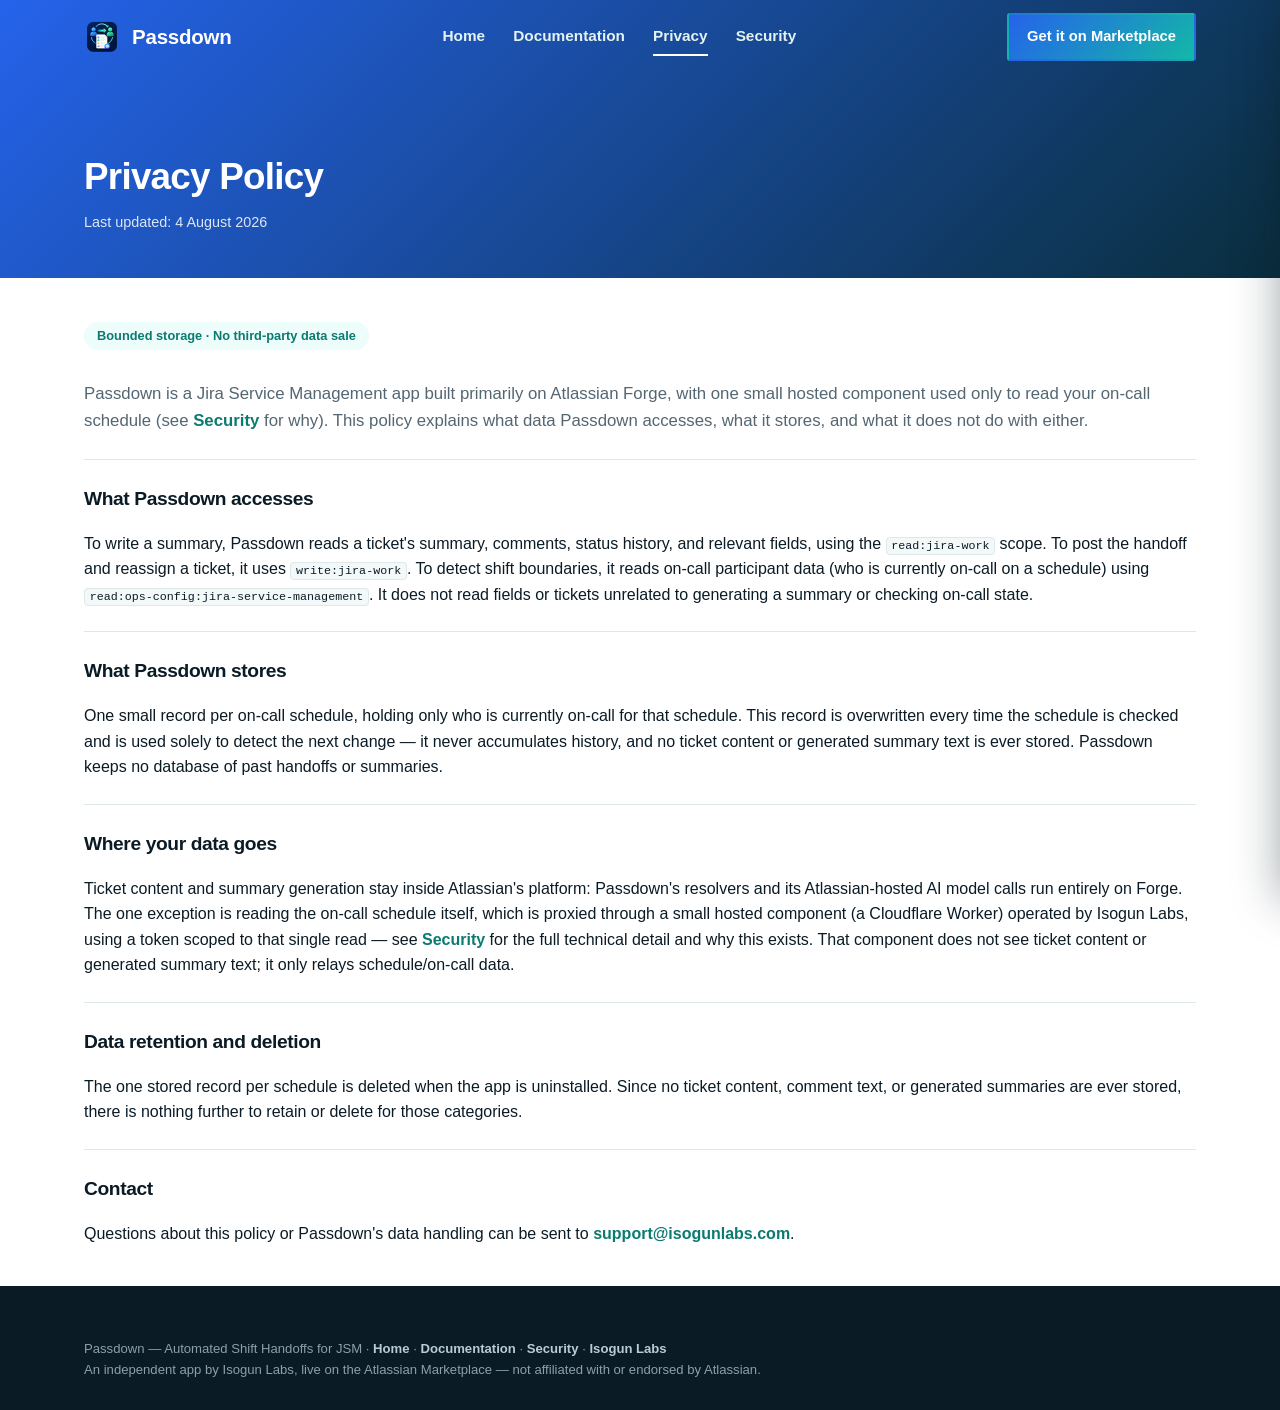
<file: privacy.html>
<!doctype html>
<html lang="en">
<head>
<meta charset="utf-8">
<meta name="viewport" content="width=device-width, initial-scale=1">
<meta name="color-scheme" content="light">
<meta name="author" content="Isogun Labs">
<meta name="theme-color" content="#0B1B26">
<title>Passdown — Privacy Policy</title>
<meta name="description" content="Privacy policy for Passdown, the JSM shift-handoff app. What ticket and schedule data it reads, and what it stores.">
<link rel="canonical" href="https://passdown.isogunlabs.com/privacy.html">

<meta property="og:type" content="website">
<meta property="og:title" content="Passdown — Privacy Policy">
<meta property="og:description" content="What data Passdown accesses, what it stores, and where it goes.">
<meta property="og:url" content="https://passdown.isogunlabs.com/privacy.html">
<meta property="og:image" content="https://passdown.isogunlabs.com/assets/img/passdown-logo-512.png">
<meta property="og:image:width" content="512">
<meta property="og:image:height" content="512">
<meta property="og:site_name" content="Passdown">
<meta name="twitter:card" content="summary">
<meta name="twitter:site" content="@isogunlabs">
<meta name="twitter:title" content="Passdown — Privacy Policy">
<meta name="twitter:description" content="What data Passdown accesses, what it stores, and where it goes.">
<meta name="twitter:image" content="https://passdown.isogunlabs.com/assets/img/passdown-logo-512.png">

<link rel="icon" href="/assets/img/passdown-logo-144.png" sizes="144x144" type="image/png">
<link rel="icon" href="/assets/img/passdown-logo-96.png" sizes="96x96" type="image/png">
<link rel="apple-touch-icon" href="/assets/img/passdown-logo-144.png">
<script type="application/ld+json">
{
  "@context": "https://schema.org",
  "@type": "BreadcrumbList",
  "itemListElement": [
    { "@type": "ListItem", "position": 1, "name": "Passdown", "item": "https://passdown.isogunlabs.com/" },
    { "@type": "ListItem", "position": 2, "name": "Privacy Policy", "item": "https://passdown.isogunlabs.com/privacy.html" }
  ]
}
</script>

<link rel="stylesheet" href="/assets/css/site.css?v=1">
</head>
<body>

<nav class="nav">
  <div class="wrap">
    <a class="logo" href="/">
      <img src="/assets/img/passdown-logo-144.png" alt="" width="36" height="36">
      <b>Passdown</b>
    </a>
    <div class="nav-mid">
      <a href="index.html">Home</a>
      <a href="docs.html">Documentation</a>
      <a href="privacy.html" class="active">Privacy</a>
      <a href="security.html">Security</a>
    </div>
    <div class="nav-right">
      <a class="btn btn-teal btn-sm" href="https://marketplace.atlassian.com/apps/3571155481" target="_blank" rel="noopener">Get it on Marketplace</a>
      <button class="hamburger" aria-label="Open menu" aria-expanded="false" aria-controls="mobile-drawer">
        <span></span><span></span><span></span>
      </button>
    </div>
  </div>
</nav>

<div class="drawer-overlay"></div>
<aside class="drawer" id="mobile-drawer">
  <div class="d-head">
    <a class="logo" href="/">
      <img src="/assets/img/passdown-logo-144.png" alt="" width="32" height="32">
      <b>Passdown</b>
    </a>
    <button class="d-close" aria-label="Close menu">
      <svg viewBox="0 0 24 24" fill="none" stroke="currentColor" stroke-width="2.2" stroke-linecap="round" stroke-linejoin="round"><path d="M6 6l12 12M18 6 6 18"/></svg>
    </button>
  </div>
  <nav>
    <a class="d-link" href="index.html">Home</a>
    <a class="d-link" href="docs.html">Documentation</a>
    <a class="d-link" href="privacy.html">Privacy</a>
    <a class="d-link" href="security.html">Security</a>
  </nav>
  <a class="btn btn-teal" href="https://marketplace.atlassian.com/apps/3571155481" target="_blank" rel="noopener">Get it on Marketplace</a>
</aside>

<header class="page-hero">
  <div class="wrap">
    <h1 class="page-title">Privacy Policy</h1>
    <div class="updated">Last updated: 4 August 2026</div>
  </div>
</header>

<main class="wrap legal">

  <span class="pill">Bounded storage · No third-party data sale</span>
  <p class="lead">
    Passdown is a Jira Service Management app built primarily on Atlassian Forge, with one
    small hosted component used only to read your on-call schedule (see
    <a href="security.html">Security</a> for why). This policy explains what data Passdown
    accesses, what it stores, and what it does not do with either.
  </p>

  <section>
    <h2>What Passdown accesses</h2>
    <p>
      To write a summary, Passdown reads a ticket's summary, comments, status history, and
      relevant fields, using the <code>read:jira-work</code> scope. To post the handoff and
      reassign a ticket, it uses <code>write:jira-work</code>. To detect shift boundaries, it
      reads on-call participant data (who is currently on-call on a schedule) using
      <code>read:ops-config:jira-service-management</code>. It does not read fields or
      tickets unrelated to generating a summary or checking on-call state.
    </p>
  </section>

  <section>
    <h2>What Passdown stores</h2>
    <p>
      One small record per on-call schedule, holding only who is currently on-call for that
      schedule. This record is overwritten every time the schedule is checked and is used
      solely to detect the next change — it never accumulates history, and no ticket content
      or generated summary text is ever stored. Passdown keeps no database of past handoffs
      or summaries.
    </p>
  </section>

  <section>
    <h2>Where your data goes</h2>
    <p>
      Ticket content and summary generation stay inside Atlassian's platform: Passdown's
      resolvers and its Atlassian-hosted AI model calls run entirely on Forge. The one
      exception is reading the on-call schedule itself, which is proxied through a small
      hosted component (a Cloudflare Worker) operated by Isogun Labs, using a token scoped
      to that single read — see <a href="security.html">Security</a> for the full technical
      detail and why this exists. That component does not see ticket content or generated
      summary text; it only relays schedule/on-call data.
    </p>
  </section>

  <section>
    <h2>Data retention and deletion</h2>
    <p>
      The one stored record per schedule is deleted when the app is uninstalled. Since no
      ticket content, comment text, or generated summaries are ever stored, there is nothing
      further to retain or delete for those categories.
    </p>
  </section>

  <section>
    <h2>Contact</h2>
    <p>
      Questions about this policy or Passdown's data handling can be sent to
      <a href="mailto:support@isogunlabs.com">support@isogunlabs.com</a>.
    </p>
  </section>

</main>

<footer>
  <div class="wrap">
    <div class="foot-bottom" style="border-top:0; padding-top:0;">
      Passdown — Automated Shift Handoffs for JSM ·
      <a href="index.html">Home</a> ·
      <a href="docs.html">Documentation</a> ·
      <a href="security.html">Security</a> ·
      <a href="https://isogunlabs.com/">Isogun Labs</a><br>
      An independent app by Isogun Labs, live on the Atlassian Marketplace — not affiliated with or endorsed by Atlassian.
    </div>
  </div>
</footer>

<script src="/assets/js/site.js?v=1" defer></script>
</body>
</html>
</file>
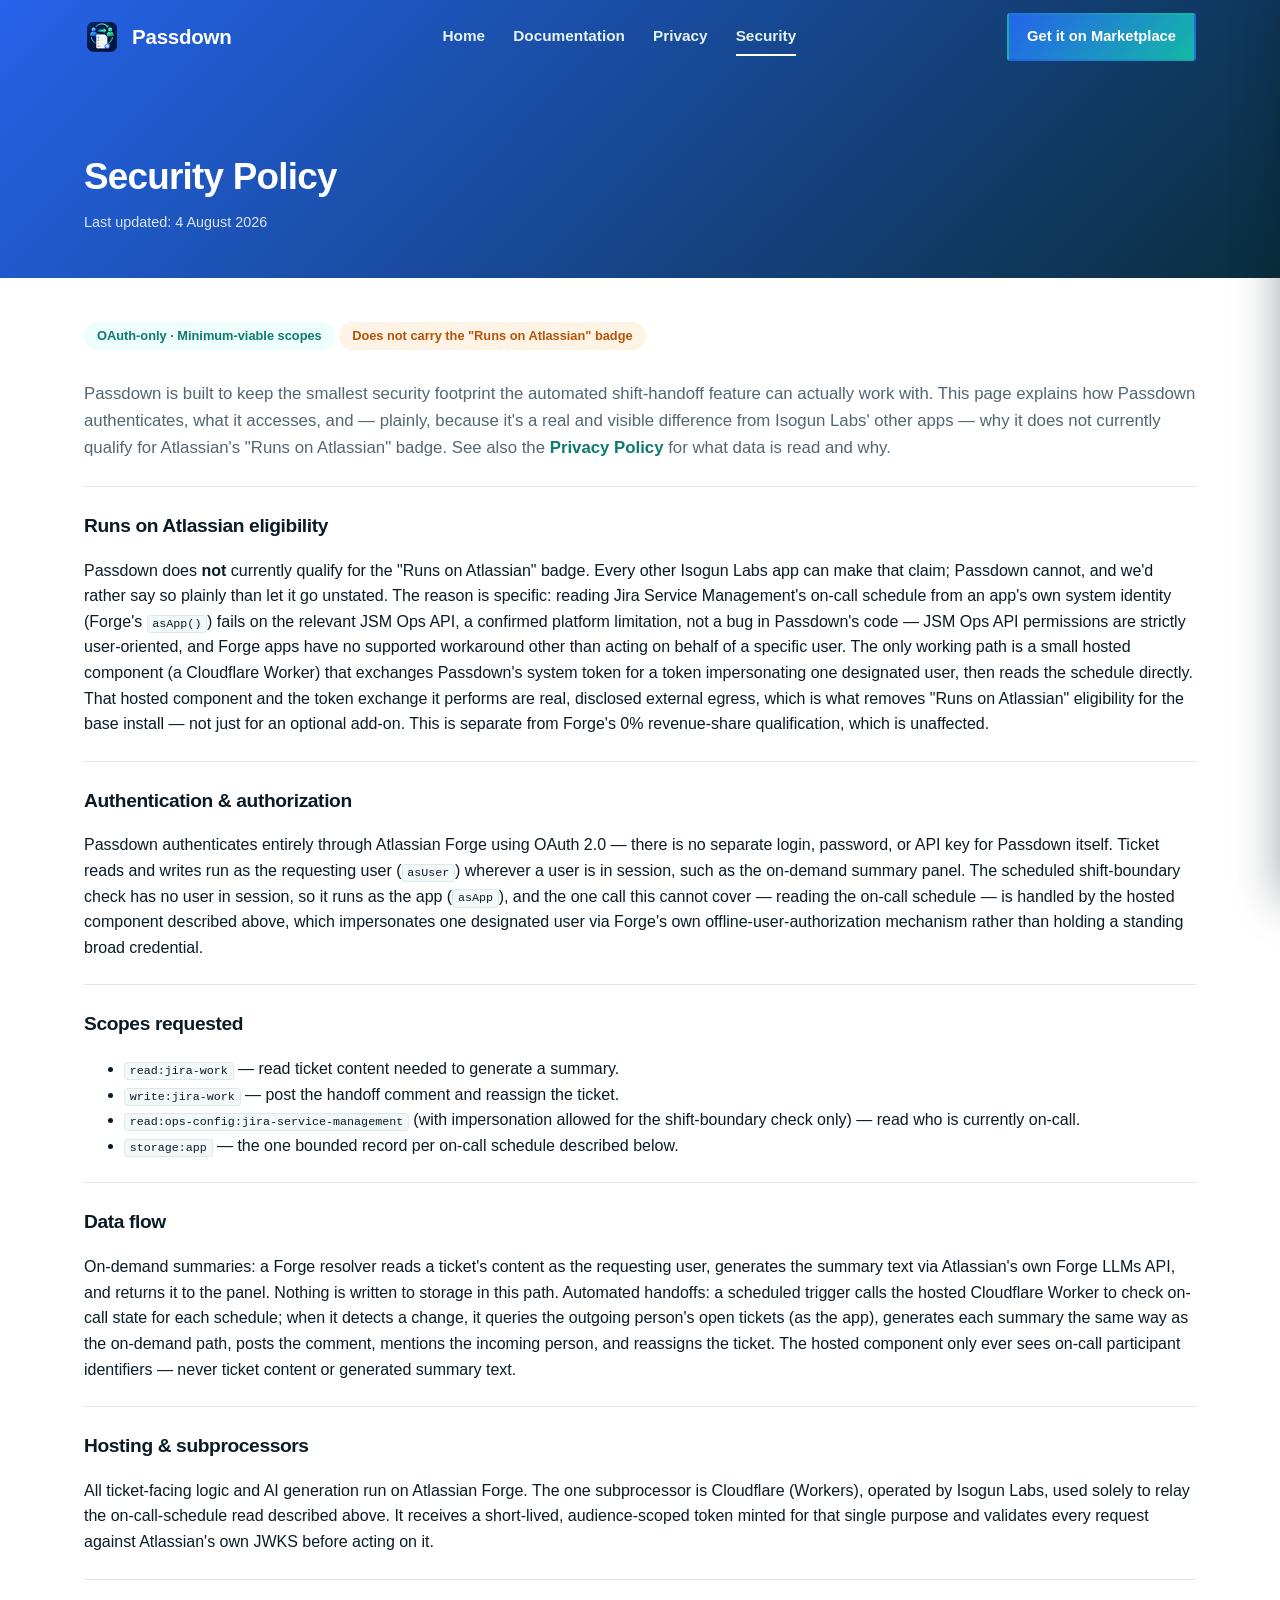
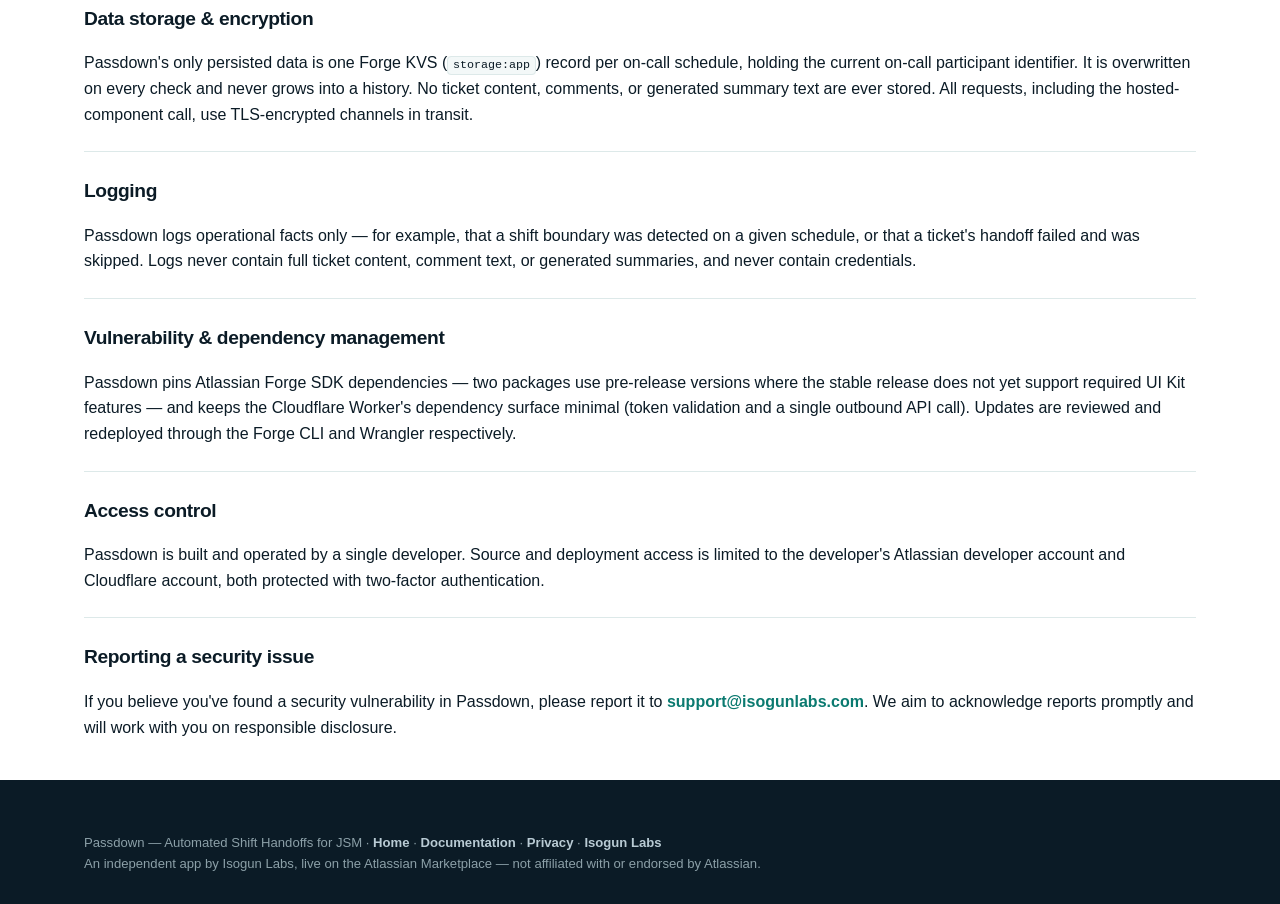
<file: security.html>
<!doctype html>
<html lang="en">
<head>
<meta charset="utf-8">
<meta name="viewport" content="width=device-width, initial-scale=1">
<meta name="color-scheme" content="light">
<meta name="author" content="Isogun Labs">
<meta name="theme-color" content="#0B1B26">
<title>Passdown — Security Policy</title>
<meta name="description" content="Security policy for Passdown: authentication, scopes, data flow, and why the app does not carry the Runs on Atlassian badge.">
<link rel="canonical" href="https://passdown.isogunlabs.com/security.html">

<meta property="og:type" content="website">
<meta property="og:title" content="Passdown — Security Policy">
<meta property="og:description" content="How Passdown authenticates, what it accesses, and why it does not carry the Runs on Atlassian badge.">
<meta property="og:url" content="https://passdown.isogunlabs.com/security.html">
<meta property="og:image" content="https://passdown.isogunlabs.com/assets/img/passdown-logo-512.png">
<meta property="og:image:width" content="512">
<meta property="og:image:height" content="512">
<meta property="og:site_name" content="Passdown">
<meta name="twitter:card" content="summary">
<meta name="twitter:site" content="@isogunlabs">
<meta name="twitter:title" content="Passdown — Security Policy">
<meta name="twitter:description" content="How Passdown authenticates, what it accesses, and why it does not carry the Runs on Atlassian badge.">
<meta name="twitter:image" content="https://passdown.isogunlabs.com/assets/img/passdown-logo-512.png">

<link rel="icon" href="/assets/img/passdown-logo-144.png" sizes="144x144" type="image/png">
<link rel="icon" href="/assets/img/passdown-logo-96.png" sizes="96x96" type="image/png">
<link rel="apple-touch-icon" href="/assets/img/passdown-logo-144.png">
<script type="application/ld+json">
{
  "@context": "https://schema.org",
  "@type": "BreadcrumbList",
  "itemListElement": [
    { "@type": "ListItem", "position": 1, "name": "Passdown", "item": "https://passdown.isogunlabs.com/" },
    { "@type": "ListItem", "position": 2, "name": "Security Policy", "item": "https://passdown.isogunlabs.com/security.html" }
  ]
}
</script>

<link rel="stylesheet" href="/assets/css/site.css?v=1">
</head>
<body>

<nav class="nav">
  <div class="wrap">
    <a class="logo" href="/">
      <img src="/assets/img/passdown-logo-144.png" alt="" width="36" height="36">
      <b>Passdown</b>
    </a>
    <div class="nav-mid">
      <a href="index.html">Home</a>
      <a href="docs.html">Documentation</a>
      <a href="privacy.html">Privacy</a>
      <a href="security.html" class="active">Security</a>
    </div>
    <div class="nav-right">
      <a class="btn btn-teal btn-sm" href="https://marketplace.atlassian.com/apps/3571155481" target="_blank" rel="noopener">Get it on Marketplace</a>
      <button class="hamburger" aria-label="Open menu" aria-expanded="false" aria-controls="mobile-drawer">
        <span></span><span></span><span></span>
      </button>
    </div>
  </div>
</nav>

<div class="drawer-overlay"></div>
<aside class="drawer" id="mobile-drawer">
  <div class="d-head">
    <a class="logo" href="/">
      <img src="/assets/img/passdown-logo-144.png" alt="" width="32" height="32">
      <b>Passdown</b>
    </a>
    <button class="d-close" aria-label="Close menu">
      <svg viewBox="0 0 24 24" fill="none" stroke="currentColor" stroke-width="2.2" stroke-linecap="round" stroke-linejoin="round"><path d="M6 6l12 12M18 6 6 18"/></svg>
    </button>
  </div>
  <nav>
    <a class="d-link" href="index.html">Home</a>
    <a class="d-link" href="docs.html">Documentation</a>
    <a class="d-link" href="privacy.html">Privacy</a>
    <a class="d-link" href="security.html">Security</a>
  </nav>
  <a class="btn btn-teal" href="https://marketplace.atlassian.com/apps/3571155481" target="_blank" rel="noopener">Get it on Marketplace</a>
</aside>

<header class="page-hero">
  <div class="wrap">
    <h1 class="page-title">Security Policy</h1>
    <div class="updated">Last updated: 4 August 2026</div>
  </div>
</header>

<main class="wrap legal">

  <span class="pill">OAuth-only · Minimum-viable scopes</span>
  <span class="pill pill-warn">Does not carry the "Runs on Atlassian" badge</span>
  <p class="lead">
    Passdown is built to keep the smallest security footprint the automated shift-handoff
    feature can actually work with. This page explains how Passdown authenticates, what it
    accesses, and — plainly, because it's a real and visible difference from Isogun Labs'
    other apps — why it does not currently qualify for Atlassian's "Runs on Atlassian" badge.
    See also the <a href="privacy.html">Privacy Policy</a> for what data is read and why.
  </p>

  <section>
    <h2>Runs on Atlassian eligibility</h2>
    <p>
      Passdown does <strong>not</strong> currently qualify for the "Runs on Atlassian" badge.
      Every other Isogun Labs app can make that claim; Passdown cannot, and we'd rather say so
      plainly than let it go unstated. The reason is specific: reading Jira Service
      Management's on-call schedule from an app's own system identity (Forge's <code>asApp()</code>)
      fails on the relevant JSM Ops API, a confirmed platform limitation, not a bug in
      Passdown's code — JSM Ops API permissions are strictly user-oriented, and Forge apps have
      no supported workaround other than acting on behalf of a specific user. The only working
      path is a small hosted component (a Cloudflare Worker) that exchanges Passdown's system
      token for a token impersonating one designated user, then reads the schedule directly.
      That hosted component and the token exchange it performs are real, disclosed external
      egress, which is what removes "Runs on Atlassian" eligibility for the base install — not
      just for an optional add-on. This is separate from Forge's 0% revenue-share
      qualification, which is unaffected.
    </p>
  </section>

  <section>
    <h2>Authentication &amp; authorization</h2>
    <p>
      Passdown authenticates entirely through Atlassian Forge using OAuth 2.0 — there is no
      separate login, password, or API key for Passdown itself. Ticket reads and writes run as
      the requesting user (<code>asUser</code>) wherever a user is in session, such as the
      on-demand summary panel. The scheduled shift-boundary check has no user in session, so it
      runs as the app (<code>asApp</code>), and the one call this cannot cover — reading the
      on-call schedule — is handled by the hosted component described above, which
      impersonates one designated user via Forge's own offline-user-authorization mechanism
      rather than holding a standing broad credential.
    </p>
  </section>

  <section>
    <h2>Scopes requested</h2>
    <ul>
      <li><code>read:jira-work</code> — read ticket content needed to generate a summary.</li>
      <li><code>write:jira-work</code> — post the handoff comment and reassign the ticket.</li>
      <li><code>read:ops-config:jira-service-management</code> (with impersonation allowed for the shift-boundary check only) — read who is currently on-call.</li>
      <li><code>storage:app</code> — the one bounded record per on-call schedule described below.</li>
    </ul>
  </section>

  <section>
    <h2>Data flow</h2>
    <p>
      On-demand summaries: a Forge resolver reads a ticket's content as the requesting user,
      generates the summary text via Atlassian's own Forge LLMs API, and returns it to the
      panel. Nothing is written to storage in this path. Automated handoffs: a scheduled
      trigger calls the hosted Cloudflare Worker to check on-call state for each schedule; when
      it detects a change, it queries the outgoing person's open tickets (as the app), generates
      each summary the same way as the on-demand path, posts the comment, mentions the incoming
      person, and reassigns the ticket. The hosted component only ever sees on-call
      participant identifiers — never ticket content or generated summary text.
    </p>
  </section>

  <section>
    <h2>Hosting &amp; subprocessors</h2>
    <p>
      All ticket-facing logic and AI generation run on Atlassian Forge. The one subprocessor is
      Cloudflare (Workers), operated by Isogun Labs, used solely to relay the on-call-schedule
      read described above. It receives a short-lived, audience-scoped token minted for that
      single purpose and validates every request against Atlassian's own JWKS before acting on
      it.
    </p>
  </section>

  <section>
    <h2>Data storage &amp; encryption</h2>
    <p>
      Passdown's only persisted data is one Forge KVS (<code>storage:app</code>) record per
      on-call schedule, holding the current on-call participant identifier. It is overwritten
      on every check and never grows into a history. No ticket content, comments, or generated
      summary text are ever stored. All requests, including the hosted-component call, use
      TLS-encrypted channels in transit.
    </p>
  </section>

  <section>
    <h2>Logging</h2>
    <p>
      Passdown logs operational facts only — for example, that a shift boundary was detected on
      a given schedule, or that a ticket's handoff failed and was skipped. Logs never contain
      full ticket content, comment text, or generated summaries, and never contain credentials.
    </p>
  </section>

  <section>
    <h2>Vulnerability &amp; dependency management</h2>
    <p>
      Passdown pins Atlassian Forge SDK dependencies — two packages use pre-release versions
      where the stable release does not yet support required UI Kit features — and keeps the
      Cloudflare Worker's dependency surface minimal (token validation and a single outbound
      API call). Updates are reviewed and redeployed through the Forge CLI and Wrangler
      respectively.
    </p>
  </section>

  <section>
    <h2>Access control</h2>
    <p>
      Passdown is built and operated by a single developer. Source and deployment access is
      limited to the developer's Atlassian developer account and Cloudflare account, both
      protected with two-factor authentication.
    </p>
  </section>

  <section>
    <h2>Reporting a security issue</h2>
    <p>
      If you believe you've found a security vulnerability in Passdown, please report it to
      <a href="mailto:support@isogunlabs.com">support@isogunlabs.com</a>. We aim to
      acknowledge reports promptly and will work with you on responsible disclosure.
    </p>
  </section>

</main>

<footer>
  <div class="wrap">
    <div class="foot-bottom" style="border-top:0; padding-top:0;">
      Passdown — Automated Shift Handoffs for JSM ·
      <a href="index.html">Home</a> ·
      <a href="docs.html">Documentation</a> ·
      <a href="privacy.html">Privacy</a> ·
      <a href="https://isogunlabs.com/">Isogun Labs</a><br>
      An independent app by Isogun Labs, live on the Atlassian Marketplace — not affiliated with or endorsed by Atlassian.
    </div>
  </div>
</footer>

<script src="/assets/js/site.js?v=1" defer></script>
</body>
</html>
</file>
<file: assets/css/site.css>
/* ============================================================
   Passdown — shared site styles
   ============================================================ */
:root {
  --blue-50:#EFF6FF; --blue-100:#DBEAFE; --blue-200:#BFDBFE; --blue-500:#2563EB;
  --teal-50:#ECFDFB; --teal-100:#CCF6EF; --teal-200:#94E7DC; --teal-400:#14B8A6;
  --teal:#0D9488; --teal-600:#0B7A70; --deep:#0A2E3D;
  --ink:#0B1B26; --body:#546672; --bg:#FFFFFF; --panel:#F3F8F8; --panel-2:#E3F1F0;
  --line:#DDE9E9; --white:#FFFFFF; --amber-flag:#B45309; --amber-flag-bg:#FEF3E4;
  --shadow:0 1px 2px rgba(11,27,38,.05), 0 10px 28px rgba(11,27,38,.08);
  --shadow-lg:0 2px 6px rgba(11,27,38,.06), 0 30px 64px rgba(11,27,38,.16);
  --maxw:1160px;
  --ff:'Segoe UI',-apple-system,BlinkMacSystemFont,Roboto,Helvetica,Arial,sans-serif;
}
* { box-sizing: border-box; }
html { scroll-behavior: smooth; }
body { margin:0; font-family:var(--ff); color:var(--ink); background:var(--bg); line-height:1.6; -webkit-font-smoothing:antialiased; text-rendering:optimizeLegibility; overflow-x:hidden; }
a { color:inherit; }
img { max-width:100%; display:block; }
.wrap { max-width:var(--maxw); margin:0 auto; padding:0 24px; }
.wrap-wide { max-width:1360px; }
:focus-visible { outline:2px solid var(--teal-400); outline-offset:3px; border-radius:4px; }
h1,h2,h3 { letter-spacing:-.02em; }
.teal { color:var(--teal-400); }
code { background:var(--panel); border:1px solid var(--line); padding:.1em .4em; border-radius:4px; font-size:.9em; }
pre { background:#0E2530; color:#E7F6F4; border-radius:10px; padding:16px 18px; overflow-x:auto; font-size:.85rem; line-height:1.5; }
pre code { background:none; border:0; color:inherit; padding:0; }
table { border-collapse:collapse; width:100%; margin:12px 0; font-size:.95rem; }
th, td { text-align:left; padding:10px 12px; border-bottom:1px solid var(--line); vertical-align:top; }
th { background:var(--panel); font-weight:700; }

/* buttons */
.btn { display:inline-flex; align-items:center; gap:9px; font-size:1rem; font-weight:700; text-decoration:none; padding:13px 24px; border-radius:3px; transition:transform .16s, box-shadow .25s, background .2s, color .2s; cursor:pointer; border:2px solid transparent; }
.btn svg { width:16px; height:16px; transition:transform .2s; }
.btn-teal { color:#fff; background:linear-gradient(135deg,var(--blue-500),var(--teal-400)); }
.btn-teal:hover { transform:translateY(-2px); }
.btn-teal:hover svg { transform:translateX(4px); }
.btn-ghost { color:var(--ink); border-color:var(--line); background:var(--white); }
.btn-ghost:hover { border-color:var(--teal-400); color:var(--teal); }
.btn-ghost-light { color:#fff; border-color:rgba(255,255,255,.4); background:transparent; }
.btn-ghost-light:hover { border-color:#fff; }
.btn-disabled { color:#fff; background:rgba(255,255,255,.14); border-color:rgba(255,255,255,.3); cursor:default; }
.btn-text { display:inline-flex; align-items:center; gap:8px; font-weight:700; text-decoration:none; color:var(--teal-600); }
.btn-text svg { width:16px; height:16px; transition:transform .2s; }
.btn-text:hover svg { transform:translateX(4px); }
.btn-sm { padding:10px 18px; font-size:.92rem; }

/* utility bar */
.util { background:var(--ink); color:#B9CBD4; font-size:.82rem; }
.util .wrap { display:flex; align-items:center; justify-content:space-between; height:38px; }
.util a { color:#B9CBD4; text-decoration:none; }
.util .u-left a:hover, .util .u-right a:hover { color:#fff; }
.util .u-left { display:flex; align-items:center; gap:6px; }
.util .u-left svg { width:14px; height:14px; color:var(--teal-200); }

/* nav */
.nav { position:sticky; top:0; z-index:60; background:transparent; box-shadow:0 1px 0 rgba(255,255,255,0); transition:box-shadow .4s ease; }
.nav::before { content:""; position:absolute; inset:0; z-index:-1; background:linear-gradient(135deg,var(--blue-500),var(--deep)); opacity:0; transition:opacity .4s ease; }
.nav .wrap { display:flex; align-items:center; justify-content:space-between; height:74px; transition:height .3s ease; }
.nav.scrolled, .nav.nav-solid { box-shadow:0 10px 28px rgba(11,27,38,.28); }
.nav.scrolled::before, .nav.nav-solid::before { opacity:1; }
.nav.scrolled .wrap, .nav.nav-solid .wrap { height:60px; }
.logo { display:inline-flex; align-items:center; gap:12px; text-decoration:none; }
.logo img { height:36px; width:auto; flex:none; display:block; border-radius:9px; }
.logo b { color:#fff; font-size:1.28rem; font-weight:800; letter-spacing:-.01em; }
.nav-mid { display:flex; align-items:center; gap:28px; }
.nav-mid a { color:#E4F3F1; text-decoration:none; font-weight:600; font-size:.96rem; padding:6px 0; border-bottom:2px solid transparent; transition:border-color .2s,color .2s; }
.nav-mid a:hover, .nav-mid a.active { border-color:#fff; }
.nav-right { display:flex; align-items:center; gap:14px; }
.hamburger { display:none; background:none; border:0; cursor:pointer; padding:11px; }
.hamburger span { display:block; width:22px; height:2px; background:#fff; border-radius:2px; margin:5px 0; transition:transform .3s ease, opacity .2s ease; }
.hamburger.open span:nth-child(1){ transform:translateY(7px) rotate(45deg); }
.hamburger.open span:nth-child(2){ opacity:0; }
.hamburger.open span:nth-child(3){ transform:translateY(-7px) rotate(-45deg); }
.drawer-overlay { position:fixed; inset:0; background:rgba(11,27,38,.5); opacity:0; visibility:hidden; transition:opacity .3s ease, visibility .3s ease; z-index:90; }
.drawer-overlay.open { opacity:1; visibility:visible; }
.drawer { position:fixed; top:0; right:0; height:100%; width:min(300px,86vw); background:linear-gradient(160deg,var(--blue-500),var(--deep)); box-shadow:-14px 0 44px rgba(11,27,38,.4); transform:translateX(105%); transition:transform .32s cubic-bezier(.4,0,.2,1); z-index:100; display:flex; flex-direction:column; padding:20px 22px 26px; }
.drawer.open { transform:none; }
.drawer .d-head { display:flex; align-items:center; justify-content:space-between; margin-bottom:18px; }
.drawer .d-close { background:none; border:0; color:#fff; cursor:pointer; padding:6px; line-height:0; }
.drawer .d-close svg { width:24px; height:24px; }
.drawer nav { display:flex; flex-direction:column; }
.drawer a.d-link { display:block; color:#fff; text-decoration:none; font-weight:600; font-size:1.05rem; padding:14px 2px; border-bottom:1px solid rgba(255,255,255,.16); }
.drawer .btn { margin-top:20px; justify-content:center; }
body.drawer-open { overflow:hidden; }
@media (max-width:820px){ .nav-mid{ display:none; } .util{ display:none; } .hamburger{ display:block; } .nav-right .btn{ display:none; } }

/* hero */
.hero { position:relative; margin-top:-74px; padding-top:74px; background:linear-gradient(150deg,#0E3247,var(--ink) 65%); color:#fff; overflow:hidden; }
.hero-facets { position:absolute; inset:0; opacity:.5; background-image:linear-gradient(rgba(255,255,255,.05) 1px,transparent 1px),linear-gradient(90deg,rgba(255,255,255,.05) 1px,transparent 1px); background-size:48px 48px; mask-image:radial-gradient(ellipse 75% 90% at 20% 20%,#000 30%,transparent 75%); -webkit-mask-image:radial-gradient(ellipse 75% 90% at 20% 20%,#000 30%,transparent 75%); }
.hero-glow { position:absolute; width:520px; height:520px; border-radius:50%; background:radial-gradient(circle,rgba(20,184,166,.35),transparent 70%); filter:blur(30px); top:-120px; right:-80px; animation:float 9s ease-in-out infinite; }
@keyframes float { 0%,100%{ transform:translate(0,0); } 50%{ transform:translate(-24px,26px); } }
.hero .wrap { position:relative; z-index:1; padding:76px 24px 70px; display:grid; grid-template-columns:0.85fr 1.15fr; gap:44px; align-items:center; max-width:1280px; }
.eyebrow { font-size:.76rem; font-weight:700; letter-spacing:.14em; text-transform:uppercase; color:#B9E4DC; }
.eyebrow .dot { display:inline-block; width:7px; height:7px; margin-right:8px; border-radius:50%; background:var(--teal-400); box-shadow:0 0 0 4px rgba(20,184,166,.25); vertical-align:middle; }
.hero h1 { font-size:clamp(2rem,4.4vw,3.1rem); line-height:1.1; font-weight:800; margin:20px 0 0; letter-spacing:-.03em; }
.hero .lead { font-size:clamp(1.02rem,1.5vw,1.16rem); color:#C7DCE2; max-width:50ch; margin:20px 0 0; }
.hero-actions { display:flex; flex-wrap:wrap; align-items:center; gap:16px; margin-top:30px; }
.hero-actions .btn-text { color:#fff; }
.trust-chips { list-style:none; display:flex; flex-wrap:wrap; gap:10px; padding:0; margin:30px 0 0; }
.trust-chips li { display:inline-flex; align-items:center; gap:7px; background:rgba(255,255,255,.08); border:1px solid rgba(255,255,255,.16); border-radius:999px; padding:8px 15px; font-size:.85rem; font-weight:600; color:#E4F3F1; }
.trust-chips svg { width:14px; height:14px; color:var(--teal-200); flex:none; }

/* hero screenshot showcase */
.showcase-frame { position:relative; }
.showcase-frame::before { content:""; position:absolute; inset:-8% -6% -14% -6%; background:radial-gradient(60% 60% at 65% 35%,rgba(20,184,166,.28),transparent 70%); filter:blur(38px); z-index:-1; }
.mock { border-radius:8px; overflow:hidden; border:1px solid rgba(255,255,255,.14); box-shadow:var(--shadow-lg); background:var(--white); position:relative; }
.mock .bar { display:flex; align-items:center; gap:7px; padding:11px 15px; background:#EAF3F3; border-bottom:1px solid var(--line); }
.mock .bar i { width:10px; height:10px; border-radius:50%; }
.mock .bar .r{background:#F87171;} .mock .bar .y{background:#FBBF24;} .mock .bar .g{background:#34D399;}
.mock .bar .url { margin-left:8px; font-size:.72rem; color:var(--body); background:var(--white); border:1px solid var(--line); border-radius:6px; padding:4px 12px; }
.brief-shot { padding:28px 26px; background:var(--white); }
.brief-shot .who { display:flex; align-items:center; gap:10px; font-size:.82rem; color:var(--body); margin-bottom:14px; }
.brief-shot .who b { color:var(--ink); }
.brief-shot .mention { display:inline-block; background:var(--blue-100); color:var(--blue-500); border-radius:5px; padding:2px 7px; font-weight:700; font-size:.86rem; }
.brief-shot p { font-size:.92rem; color:var(--ink); margin:0 0 12px; }
.brief-shot .tag { display:inline-flex; align-items:center; gap:6px; font-size:.76rem; font-weight:700; color:var(--teal-600); background:var(--teal-50); border:1px solid var(--teal-100); border-radius:999px; padding:4px 11px; }

/* section scaffolding */
section.block { padding:80px 0; }
.kicker { font-size:.78rem; font-weight:800; letter-spacing:.14em; text-transform:uppercase; color:var(--teal-600); }
.section-head { max-width:680px; margin:0 auto 48px; text-align:center; }
.section-head h2 { font-size:clamp(1.7rem,3.4vw,2.4rem); font-weight:800; margin:12px 0 12px; }
.section-head p { color:var(--body); font-size:1.06rem; margin:0; }

/* how it works — flow steps */
.flow { display:grid; grid-template-columns:repeat(3,1fr); gap:28px; position:relative; }
.flow-step { text-align:center; }
.flow-step .num { width:34px; height:34px; border-radius:50%; background:var(--panel); border:1px solid var(--line); color:var(--teal-600); font-weight:800; display:grid; place-items:center; margin:0 auto 14px; }
.flow-shot { border-radius:8px; overflow:hidden; border:1px solid var(--line); box-shadow:var(--shadow); aspect-ratio:16/10; position:relative; margin-bottom:16px; background:var(--panel); display:flex; align-items:center; justify-content:center; padding:22px; }
.flow-shot svg { width:56px; height:56px; color:var(--teal-400); }
.flow-step h3 { margin:0 0 6px; font-size:1.06rem; font-weight:800; color:var(--ink); }
.flow-step p { margin:0; color:var(--body); font-size:.92rem; line-height:1.55; }
.flow-arrow { position:absolute; top:56px; width:28px; height:28px; color:var(--teal-200); }
.flow-arrow svg { width:100%; height:100%; }

/* principle / feature grid */
.principles { display:grid; grid-template-columns:repeat(4,1fr); gap:22px; }
.principle { background:var(--white); border-radius:8px; padding:26px 22px; box-shadow:var(--shadow); transition:transform .2s, box-shadow .25s; }
.principle:hover { transform:translateY(-4px); box-shadow:var(--shadow-lg); }
.principle .ic { width:46px; height:46px; border-radius:8px; display:grid; place-items:center; background:linear-gradient(140deg,var(--teal-50),var(--teal-100)); color:var(--teal-600); margin-bottom:16px; }
.principle .ic svg { width:23px; height:23px; }
.principle h3 { margin:0 0 8px; font-size:1.02rem; font-weight:800; color:var(--ink); }
.principle p { margin:0; color:var(--body); font-size:.92rem; }

/* handoff → engine split */
.split { display:grid; grid-template-columns:1fr auto 1fr; gap:24px; align-items:center; }
.split-shot { border-radius:8px; overflow:hidden; border:1px solid var(--line); box-shadow:var(--shadow-lg); background:var(--white); aspect-ratio:4/3; display:flex; align-items:center; justify-content:center; padding:24px; }
.split-shot svg { width:64px; height:64px; color:var(--teal-400); }
.split-arrow { color:var(--teal-400); flex:none; }
.split-arrow svg { width:30px; height:30px; }
.split-label { font-size:.78rem; font-weight:800; letter-spacing:.1em; text-transform:uppercase; color:var(--teal-600); margin-bottom:10px; text-align:center; }

@media (max-width:680px){
  .split { grid-template-columns:1fr; }
  .split-arrow { transform:rotate(90deg); margin:0 auto; }
}

/* composited promo cards — dark panel, floating chip, real screenshot inside its own card */
.promo-card { position:relative; border-radius:16px; padding:26px 24px 24px; overflow:hidden; background:linear-gradient(150deg,#0E3247,var(--deep) 60%,var(--teal-600)); box-shadow:var(--shadow-lg); isolation:isolate; }
.promo-card::before { content:""; position:absolute; inset:0; z-index:-1; opacity:.6; background:radial-gradient(circle at 85% -10%,rgba(20,184,166,.4),transparent 55%),radial-gradient(circle at -10% 110%,rgba(37,99,235,.28),transparent 55%); }
.promo-eyebrow { display:inline-block; background:var(--teal-50); color:var(--deep); font-size:.7rem; font-weight:800; letter-spacing:.09em; text-transform:uppercase; padding:5px 13px; border-radius:999px; margin-bottom:14px; }
.promo-card h3 { color:#fff; font-size:1.08rem; font-weight:800; margin:0 0 6px; letter-spacing:-.01em; }
.promo-card .promo-sub { color:#CFE3E0; font-size:.86rem; margin:0 0 18px; line-height:1.5; }
.promo-inner { position:relative; background:var(--white); border-radius:12px; box-shadow:0 20px 44px rgba(4,15,22,.35); overflow:hidden; }
.promo-chip { position:absolute; top:-15px; right:18px; z-index:2; display:inline-flex; align-items:center; gap:6px; background:var(--teal-50); color:var(--deep); font-size:.72rem; font-weight:800; padding:7px 14px; border-radius:999px; box-shadow:0 8px 18px rgba(4,15,22,.35); }
.promo-chip .dot2 { width:6px; height:6px; border-radius:50%; background:var(--teal-400); flex:none; }
.promo-inner .frame { position:relative; overflow:hidden; background:var(--panel); }
.promo-inner .frame img { width:100%; height:100%; object-fit:cover; display:block; }
.promo-caption { padding:10px 16px 13px; font-size:.78rem; color:var(--body); border-top:1px solid var(--line); }
.promo-card--tight { padding:16px; border-radius:12px; }

/* real product screenshots — badge */
.real-badge { display:inline-flex; align-items:center; gap:6px; font-size:.72rem; font-weight:800; letter-spacing:.04em; text-transform:uppercase; color:var(--teal-600); background:var(--teal-50); border:1px solid var(--teal-100); border-radius:999px; padding:4px 11px; margin-bottom:10px; }
.real-badge svg { width:12px; height:12px; }

/* collage grid of real handoff tickets */
.collage { display:grid; grid-template-columns:repeat(3,1fr); gap:20px; }

/* FAQ accordion */
.faq-list { max-width:760px; margin:0 auto; }
.faq-item { border-bottom:1px solid var(--line); }
.faq-item summary { cursor:pointer; list-style:none; display:flex; align-items:center; justify-content:space-between; gap:16px; padding:20px 4px; font-weight:700; font-size:1.02rem; color:var(--ink); }
.faq-item summary::-webkit-details-marker { display:none; }
.faq-item summary .chev { flex:none; width:20px; height:20px; color:var(--teal-600); transition:transform .25s ease; }
.faq-item[open] summary .chev { transform:rotate(180deg); }
.faq-item p { margin:0 4px 20px; color:var(--body); font-size:.98rem; line-height:1.6; }

/* CTA band */
.cta { position:relative; background:linear-gradient(120deg,var(--deep),var(--teal-600)); color:#fff; overflow:hidden; }
.cta-facets { position:absolute; inset:0; opacity:.35; background-image:linear-gradient(rgba(255,255,255,.08) 1px,transparent 1px),linear-gradient(90deg,rgba(255,255,255,.08) 1px,transparent 1px); background-size:44px 44px; mask-image:radial-gradient(ellipse 80% 120% at 100% 0,#000 25%,transparent 72%); -webkit-mask-image:radial-gradient(ellipse 80% 120% at 100% 0,#000 25%,transparent 72%); }
.cta .wrap { position:relative; z-index:1; padding:68px 24px; text-align:center; }
.cta h2 { font-size:clamp(1.8rem,3.4vw,2.4rem); font-weight:800; margin:0 0 14px; }
.cta p { color:#D8ECEA; font-size:1.08rem; max-width:54ch; margin:0 auto 28px; }
.cta-actions { display:flex; flex-wrap:wrap; gap:14px; justify-content:center; }

/* pill / badge (legal pages) */
.pill { display:inline-block; font-size:.8rem; font-weight:700; color:var(--teal-600); background:var(--teal-50); border-radius:999px; padding:4px 13px; margin-bottom:14px; }
.pill-warn { color:var(--amber-flag); background:var(--amber-flag-bg); }

/* footer */
footer { background:var(--ink); color:#AEC0C7; }
footer .wrap { padding:52px 24px 30px; }
.foot-top { display:flex; flex-wrap:wrap; justify-content:space-between; gap:32px; margin-bottom:32px; }
.foot-brand .logo { margin-bottom:14px; }
.foot-brand p { color:#8CA0A8; font-size:.9rem; max-width:34ch; margin:0; }
.foot-links { display:flex; flex-wrap:wrap; gap:10px 26px; }
.foot-links a { color:#CBE0DD; text-decoration:none; font-size:.94rem; font-weight:600; }
.foot-links a:hover { color:#fff; }
.foot-bottom { border-top:1px solid rgba(255,255,255,.1); padding-top:22px; font-size:.82rem; color:#8CA0A8; line-height:1.6; }
.foot-bottom a { color:#B9CBD4; font-weight:600; text-decoration:none; }
.foot-bottom a:hover { color:#fff; }

/* legal / content pages (docs / privacy / security) */
.page-hero { position:relative; margin-top:-74px; padding-top:74px; background:linear-gradient(135deg,var(--blue-500),var(--deep)); color:#fff; }
.page-hero .wrap { padding:52px 24px 44px; }
.page-hero .page-title { font-size:clamp(1.7rem,3.4vw,2.3rem); font-weight:800; margin:22px 0 4px; }
.page-hero .updated { opacity:.85; font-size:.9rem; }
.legal { padding-top:44px; padding-bottom:24px; }
.legal .lead { font-size:1.05rem; color:var(--body); }
.legal section { border-top:1px solid var(--line); padding-top:24px; margin-top:24px; }
.legal h2 { font-size:1.2rem; margin:0 0 8px; }
.legal a { color:var(--teal-600); font-weight:600; text-decoration:none; }
.legal a:hover { text-decoration:underline; }

.docs-layout { display:flex; align-items:flex-start; max-width:var(--maxw); margin:0 auto; }
.docs-side { width:250px; flex:none; position:sticky; top:0; align-self:flex-start; height:100vh; overflow-y:auto; border-right:1px solid var(--line); padding:32px 20px 40px; }
.docs-side .side-title { font-size:.72rem; text-transform:uppercase; letter-spacing:.08em; color:var(--body); margin:0 0 12px; font-weight:800; }
.docs-side nav a { display:block; padding:7px 12px; margin:2px 0; color:var(--ink); text-decoration:none; font-size:.9rem; border-radius:6px; border-left:3px solid transparent; }
.docs-side nav a:hover { background:var(--panel); }
.docs-side nav a.active { background:var(--panel); color:var(--teal-600); font-weight:700; border-left-color:var(--teal-400); }
.docs-main { flex:1 1 auto; min-width:0; padding:40px 40px 60px; max-width:800px; }
.docs-main .page-title { font-size:2rem; font-weight:800; margin:0 0 6px; }
.docs-main .lede { color:var(--body); margin:0 0 8px; }
.docs-main section { border-top:1px solid var(--line); padding-top:26px; margin-top:34px; }
.docs-main section:first-of-type { border-top:0; padding-top:0; margin-top:26px; }
.docs-main h2.sec { font-size:1.35rem; margin:0 0 12px; scroll-margin-top:20px; }
.docs-main h3 { font-size:1.02rem; margin:22px 0 4px; }
.docs-main a { color:var(--teal-600); font-weight:600; text-decoration:none; }
.docs-main a:hover { text-decoration:underline; }
ol.steps { padding-left:0; list-style:none; counter-reset:step; }
ol.steps li { counter-increment:step; position:relative; padding:12px 0 12px 48px; border-bottom:1px solid var(--line); }
ol.steps li:last-child { border-bottom:0; }
ol.steps li::before { content:counter(step); position:absolute; left:0; top:12px; width:32px; height:32px; background:var(--panel); color:var(--teal-600); border:1px solid var(--line); border-radius:50%; display:grid; place-items:center; font-weight:700; }
.note { background:var(--panel); border-left:3px solid var(--teal-400); padding:12px 16px; border-radius:6px; margin:14px 0; }
.note-warn { background:var(--amber-flag-bg); border-left-color:var(--amber-flag); }

/* reveal on scroll */
.reveal { opacity:0; transform:translateY(20px); transition:opacity .7s ease, transform .7s ease; }
.reveal.in { opacity:1; transform:none; }

@media (max-width:940px){
  .hero .wrap{ grid-template-columns:1fr; gap:40px; padding:56px 24px 48px; text-align:center; }
  .hero .lead{ margin-inline:auto; }
  .trust-chips{ justify-content:center; }
  .principles{ grid-template-columns:repeat(2,1fr); }
  .flow{ grid-template-columns:1fr; gap:36px; }
  .flow-arrow{ display:none; }
  .collage{ grid-template-columns:1fr; }
  .foot-top{ flex-direction:column; gap:24px; }
  .docs-layout{ display:block; }
  .docs-side{ width:auto; position:static; height:auto; border-right:0; border-bottom:1px solid var(--line); padding:14px 0; }
  .docs-side .side-title{ padding:0 20px; }
  .docs-side nav{ display:flex; flex-wrap:nowrap; overflow-x:auto; -webkit-overflow-scrolling:touch; gap:6px; padding:0 20px; scrollbar-width:none; }
  .docs-side nav::-webkit-scrollbar{ display:none; }
  .docs-side nav a{ border-left:0; padding:7px 12px; white-space:nowrap; flex:none; background:var(--panel); border-radius:999px; }
  .docs-side nav a.active{ border-left:0; background:var(--teal-50); }
  .docs-main{ padding:28px 20px 48px; }
}
@media (max-width:560px){
  section.block{ padding:56px 0; }
  .principles{ grid-template-columns:1fr; }
  .util{ font-size:.78rem; }
  .hero-glow{ width:340px; height:340px; }
  .promo-card{ padding:22px 18px 20px; }
  .promo-card--tight{ padding:14px; }
}
@media (prefers-reduced-motion: reduce){ *{ animation:none!important; scroll-behavior:auto; } .reveal{ opacity:1; transform:none; transition:none; } .hero-glow{ animation:none; } }
</file>
